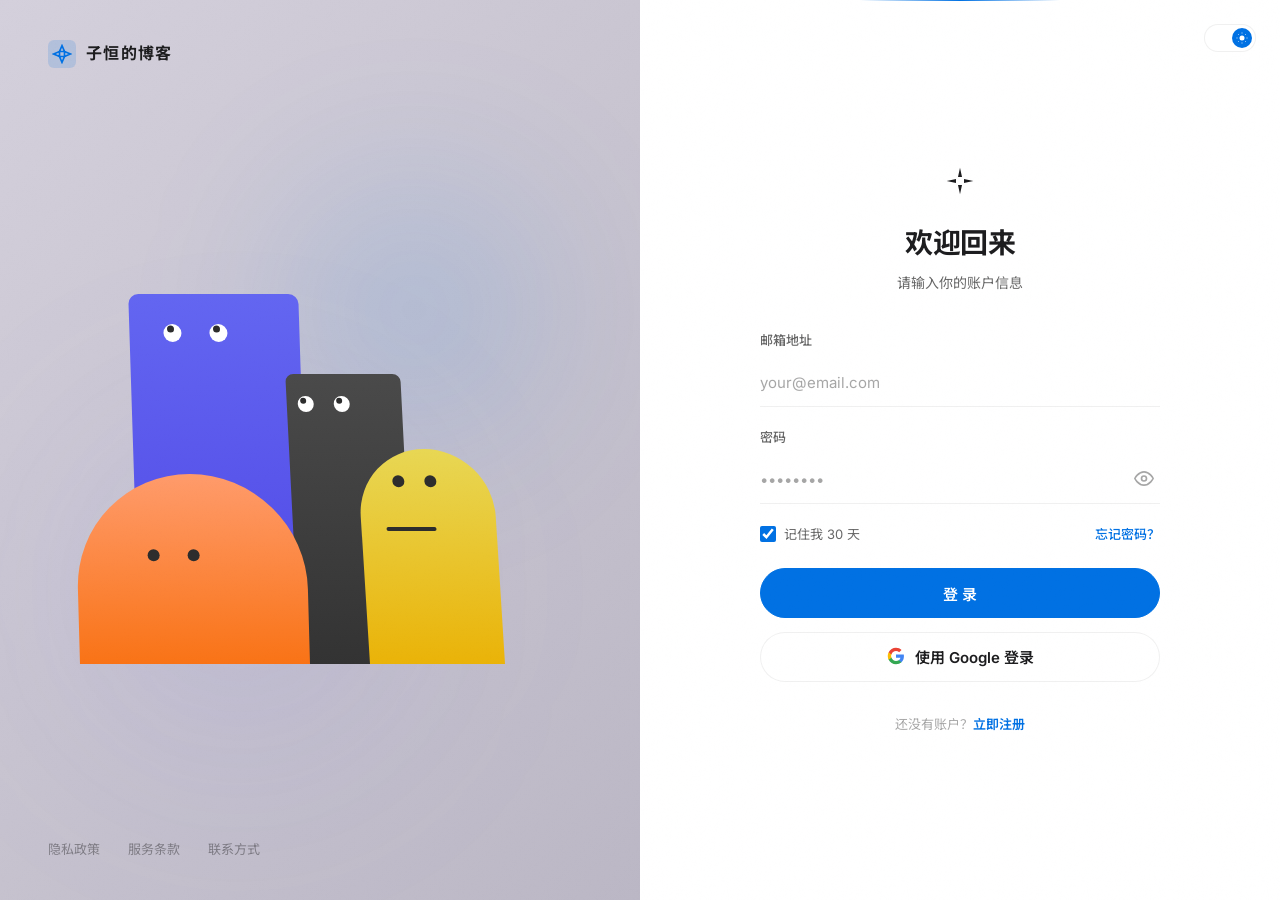
<file: admin.html>
<!DOCTYPE html>
<html lang="zh-CN" data-theme="dark">
<head>
  <meta charset="UTF-8" />
  <meta name="viewport" content="width=device-width, initial-scale=1.0" />
  <title>管理后台 | 子恒的博客</title>
  <link rel="icon" href="data:image/svg+xml,<svg xmlns='http://www.w3.org/2000/svg' viewBox='0 0 100 100'><text y='.9em' font-size='90'>●</text></svg>" />
  <link rel="preconnect" href="https://fonts.googleapis.com" />
  <link rel="preconnect" href="https://fonts.gstatic.com" crossorigin />
  <link href="https://fonts.googleapis.com/css2?family=Inter:wght@300;400;500;600;700;800;900&family=Noto+Sans+SC:wght@300;400;500;600;700;900&display=swap" rel="stylesheet" />
  <style>
    /* ============================================
       DESIGN TOKENS
       ============================================ */
    :root {
      --bg-base: #05070A;
      --bg-elevated: #0B0F14;
      --bg-surface: #111827;
      --text-primary: #F5F7FA;
      --text-secondary: #D1D5DB;
      --text-muted: rgba(255, 255, 255, 0.35);
      --accent: #0071E3;
      --accent-light: #3B82F6;
      --accent-glow: rgba(0, 113, 227, 0.15);
      --accent-purple: #6366F1;
      --glass-bg: rgba(255, 255, 255, 0.03);
      --glass-bg-strong: rgba(255, 255, 255, 0.06);
      --glass-border: rgba(255, 255, 255, 0.06);
      --glass-border-hover: rgba(255, 255, 255, 0.14);
      --divider: rgba(255, 255, 255, 0.04);
      --radius-sm: 0.75rem;
      --radius-md: 1.25rem;
      --radius-lg: 1.75rem;
      --radius-full: 9999px;
      --font-sans: "Inter", "Noto Sans SC", -apple-system, BlinkMacSystemFont, sans-serif;
      --font-mono: "SF Mono", "Fira Code", monospace;
      --danger: #EF4444;
      --success: #22C55E;
    }

    [data-theme="light"] {
      --bg-base: #F5F7FA;
      --bg-elevated: #FFFFFF;
      --bg-surface: #E5E7EB;
      --text-primary: #1D1D1F;
      --text-secondary: rgba(0, 0, 0, 0.6);
      --text-muted: rgba(0, 0, 0, 0.35);
      --glass-bg: rgba(255, 255, 255, 0.55);
      --glass-bg-strong: rgba(255, 255, 255, 0.7);
      --glass-border: rgba(0, 0, 0, 0.06);
      --glass-border-hover: rgba(0, 0, 0, 0.12);
      --divider: rgba(0, 0, 0, 0.06);
    }

    /* ============================================
       RESET
       ============================================ */
    *, *::before, *::after { margin: 0; padding: 0; box-sizing: border-box; }
    body {
      font-family: var(--font-sans);
      background: var(--bg-base);
      color: var(--text-primary);
      line-height: 1.6;
      min-height: 100vh;
      -webkit-font-smoothing: antialiased;
      transition: background-color 0.4s, color 0.4s;
    }
    a { color: inherit; text-decoration: none; }
    button { border: none; background: none; cursor: pointer; font-family: inherit; }
    input, textarea, select { font-family: inherit; }

    /* ============================================
       LAYOUT
       ============================================ */
    .admin-layout {
      display: grid;
      grid-template-columns: 260px 1fr;
      min-height: 100vh;
    }

    @media (max-width: 900px) {
      .admin-layout { grid-template-columns: 1fr; }
      .sidebar { display: none; }
    }

    /* ============================================
       SIDEBAR
       ============================================ */
    .sidebar {
      background: var(--bg-elevated);
      border-right: 1px solid var(--glass-border);
      padding: 1.5rem;
      display: flex;
      flex-direction: column;
      position: sticky;
      top: 0;
      height: 100vh;
      overflow-y: auto;
      transition: background-color 0.4s, border-color 0.4s;
    }

    .sidebar-logo {
      font-size: 1.1rem;
      font-weight: 800;
      letter-spacing: 0.12em;
      color: var(--text-primary);
      margin-bottom: 2rem;
      padding-bottom: 1rem;
      border-bottom: 1px solid var(--divider);
    }

    .sidebar-nav {
      display: flex;
      flex-direction: column;
      gap: 0.25rem;
      flex: 1;
    }

    .sidebar-link {
      display: flex;
      align-items: center;
      gap: 0.65rem;
      padding: 0.65rem 0.85rem;
      font-size: 0.88rem;
      font-weight: 500;
      color: var(--text-secondary);
      border-radius: var(--radius-sm);
      transition: all 0.2s;
      cursor: pointer;
    }

    .sidebar-link:hover { background: var(--glass-bg-strong); color: var(--text-primary); }
    .sidebar-link.active { background: var(--accent-glow); color: var(--accent); }
    .sidebar-link svg { width: 18px; height: 18px; flex-shrink: 0; }

    .sidebar-footer {
      margin-top: auto;
      padding-top: 1rem;
      border-top: 1px solid var(--divider);
    }

    .sidebar-user {
      display: flex;
      align-items: center;
      gap: 0.65rem;
      padding: 0.5rem 0;
    }

    .sidebar-avatar {
      width: 36px;
      height: 36px;
      border-radius: 50%;
      background: linear-gradient(135deg, var(--accent), var(--accent-purple));
      display: flex;
      align-items: center;
      justify-content: center;
      font-size: 0.85rem;
      font-weight: 700;
      color: #fff;
      flex-shrink: 0;
    }

    .sidebar-user-info {
      overflow: hidden;
    }

    .sidebar-user-name {
      font-size: 0.85rem;
      font-weight: 600;
      color: var(--text-primary);
      white-space: nowrap;
      overflow: hidden;
      text-overflow: ellipsis;
    }

    .sidebar-user-email {
      font-size: 0.72rem;
      color: var(--text-muted);
      white-space: nowrap;
      overflow: hidden;
      text-overflow: ellipsis;
    }

    .sidebar-logout {
      display: flex;
      align-items: center;
      gap: 0.5rem;
      padding: 0.55rem 0.85rem;
      font-size: 0.82rem;
      color: var(--text-muted);
      border-radius: var(--radius-sm);
      margin-top: 0.5rem;
      transition: all 0.2s;
      cursor: pointer;
    }

    .sidebar-logout:hover { color: var(--danger); background: rgba(239, 68, 68, 0.08); }
    .sidebar-logout svg { width: 16px; height: 16px; }

    /* ============================================
       MAIN CONTENT
       ============================================ */
    .admin-main {
      padding: 2rem clamp(1.5rem, 4vw, 3rem);
      overflow-y: auto;
    }

    .admin-header {
      display: flex;
      align-items: center;
      justify-content: space-between;
      margin-bottom: 2rem;
      flex-wrap: wrap;
      gap: 1rem;
    }

    .admin-header h1 {
      font-size: 1.5rem;
      font-weight: 700;
    }

    .admin-header-actions {
      display: flex;
      gap: 0.5rem;
    }

    /* ============================================
       BUTTONS
       ============================================ */
    .btn {
      display: inline-flex;
      align-items: center;
      gap: 0.4rem;
      padding: 0.55rem 1.2rem;
      font-size: 0.85rem;
      font-weight: 600;
      border-radius: var(--radius-sm);
      transition: all 0.25s;
      cursor: pointer;
      white-space: nowrap;
    }

    .btn svg { width: 16px; height: 16px; }

    .btn-primary {
      background: var(--accent);
      color: #fff;
    }
    .btn-primary:hover { box-shadow: 0 4px 20px rgba(0,113,227,0.3); transform: translateY(-1px); }

    .btn-ghost {
      background: var(--glass-bg);
      color: var(--text-secondary);
      border: 1px solid var(--glass-border);
    }
    .btn-ghost:hover { border-color: var(--glass-border-hover); color: var(--text-primary); }

    .btn-danger {
      background: rgba(239, 68, 68, 0.1);
      color: var(--danger);
      border: 1px solid rgba(239, 68, 68, 0.2);
    }
    .btn-danger:hover { background: rgba(239, 68, 68, 0.2); }

    .btn-sm { padding: 0.4rem 0.85rem; font-size: 0.8rem; }

    /* ============================================
       CARDS
       ============================================ */
    .card {
      background: var(--bg-elevated);
      border: 1px solid var(--glass-border);
      border-radius: var(--radius-md);
      padding: 1.5rem;
      transition: background-color 0.4s, border-color 0.4s;
    }

    .card-title {
      font-size: 1rem;
      font-weight: 600;
      margin-bottom: 1rem;
      color: var(--text-primary);
    }

    /* ============================================
       STATS GRID
       ============================================ */
    .stats-grid {
      display: grid;
      grid-template-columns: repeat(auto-fill, minmax(200px, 1fr));
      gap: 1rem;
      margin-bottom: 2rem;
    }

    .stat-card-admin {
      background: var(--bg-elevated);
      border: 1px solid var(--glass-border);
      border-radius: var(--radius-md);
      padding: 1.25rem 1.5rem;
      transition: all 0.3s;
    }

    .stat-card-admin:hover { border-color: var(--glass-border-hover); }

    .stat-card-admin .stat-label {
      font-size: 0.78rem;
      color: var(--text-muted);
      text-transform: uppercase;
      letter-spacing: 0.05em;
      margin-bottom: 0.35rem;
    }

    .stat-card-admin .stat-value {
      font-size: 1.75rem;
      font-weight: 800;
      font-family: var(--font-mono);
      color: var(--text-primary);
    }

    /* ============================================
       TABLE
       ============================================ */
    .table-wrap {
      overflow-x: auto;
    }

    .data-table {
      width: 100%;
      border-collapse: collapse;
      font-size: 0.85rem;
    }

    .data-table th {
      text-align: left;
      padding: 0.75rem 1rem;
      font-weight: 600;
      color: var(--text-muted);
      font-size: 0.75rem;
      text-transform: uppercase;
      letter-spacing: 0.06em;
      border-bottom: 1px solid var(--divider);
      white-space: nowrap;
    }

    .data-table td {
      padding: 0.85rem 1rem;
      border-bottom: 1px solid var(--divider);
      color: var(--text-secondary);
      vertical-align: middle;
    }

    .data-table tr:last-child td { border-bottom: none; }

    .data-table tr:hover td { background: var(--glass-bg); }

    .table-actions {
      display: flex;
      gap: 0.35rem;
    }

    .table-tag {
      display: inline-block;
      padding: 0.15rem 0.5rem;
      font-size: 0.7rem;
      background: var(--glass-bg-strong);
      border: 1px solid var(--glass-border);
      border-radius: var(--radius-full);
      color: var(--text-muted);
      margin: 0.1rem;
    }

    .table-gradient-preview {
      width: 36px;
      height: 36px;
      border-radius: 8px;
      display: flex;
      align-items: center;
      justify-content: center;
      font-size: 0.85rem;
      font-weight: 700;
      color: #fff;
      flex-shrink: 0;
    }

    .table-title-cell {
      display: flex;
      align-items: center;
      gap: 0.75rem;
    }

    /* ============================================
       FORM
       ============================================ */
    .form-grid {
      display: grid;
      grid-template-columns: 1fr 1fr;
      gap: 1rem;
    }

    @media (max-width: 600px) {
      .form-grid { grid-template-columns: 1fr; }
    }

    .form-group { margin-bottom: 1rem; }

    .form-group.full-width {
      grid-column: 1 / -1;
    }

    .form-label {
      display: block;
      font-size: 0.8rem;
      font-weight: 500;
      color: var(--text-secondary);
      margin-bottom: 0.4rem;
    }

    .form-input,
    .form-select,
    .form-textarea {
      width: 100%;
      padding: 0.65rem 0.85rem;
      font-size: 0.9rem;
      color: var(--text-primary);
      background: var(--glass-bg);
      border: 1px solid var(--glass-border);
      border-radius: var(--radius-sm);
      outline: none;
      transition: all 0.2s;
    }

    .form-input:focus,
    .form-select:focus,
    .form-textarea:focus {
      border-color: var(--accent);
      box-shadow: 0 0 0 3px var(--accent-glow);
    }

    .form-select {
      appearance: none;
      background-image: url("data:image/svg+xml,%3Csvg width='12' height='12' viewBox='0 0 12 12' fill='none' xmlns='http://www.w3.org/2000/svg'%3E%3Cpath d='M3 4.5L6 7.5L9 4.5' stroke='%23888' stroke-width='1.5' stroke-linecap='round'/%3E%3C/svg%3E");
      background-repeat: no-repeat;
      background-position: right 0.75rem center;
      padding-right: 2rem;
    }

    .form-textarea {
      min-height: 100px;
      resize: vertical;
    }

    .form-actions {
      display: flex;
      gap: 0.5rem;
      margin-top: 1rem;
    }

    /* ============================================
       MODAL
       ============================================ */
    .modal-overlay {
      position: fixed;
      inset: 0;
      background: rgba(0, 0, 0, 0.6);
      backdrop-filter: blur(4px);
      z-index: 1000;
      display: flex;
      align-items: center;
      justify-content: center;
      padding: 2rem;
      opacity: 0;
      visibility: hidden;
      transition: all 0.3s;
    }

    .modal-overlay.open {
      opacity: 1;
      visibility: visible;
    }

    .modal {
      background: var(--bg-elevated);
      border: 1px solid var(--glass-border);
      border-radius: var(--radius-lg);
      width: 100%;
      max-width: 560px;
      max-height: 85vh;
      overflow-y: auto;
      padding: 2rem;
      transform: translateY(20px) scale(0.96);
      transition: transform 0.3s cubic-bezier(0.22, 1, 0.36, 1);
    }

    .modal-overlay.open .modal {
      transform: translateY(0) scale(1);
    }

    .modal-header {
      display: flex;
      align-items: center;
      justify-content: space-between;
      margin-bottom: 1.5rem;
    }

    .modal-header h2 {
      font-size: 1.15rem;
      font-weight: 700;
    }

    .modal-close {
      width: 32px;
      height: 32px;
      border-radius: 50%;
      display: flex;
      align-items: center;
      justify-content: center;
      color: var(--text-muted);
      transition: all 0.2s;
    }

    .modal-close:hover { background: var(--glass-bg-strong); color: var(--text-primary); }

    /* ============================================
       PAGE SECTIONS
       ============================================ */
    .page-section {
      display: none;
    }

    .page-section.active {
      display: block;
    }

    /* ============================================
       EMPTY STATE
       ============================================ */
    .empty-state {
      text-align: center;
      padding: 3rem 1rem;
      color: var(--text-muted);
    }

    .empty-state svg {
      width: 48px;
      height: 48px;
      margin-bottom: 1rem;
      opacity: 0.3;
    }

    /* ============================================
       TOAST
       ============================================ */
    .toast {
      position: fixed;
      top: 1.5rem;
      right: 1.5rem;
      padding: 0.85rem 1.25rem;
      border-radius: var(--radius-sm);
      font-size: 0.85rem;
      font-weight: 500;
      color: #fff;
      z-index: 9999;
      transform: translateX(120%);
      transition: transform 0.4s cubic-bezier(0.22, 1, 0.36, 1);
    }

    .toast.show { transform: translateX(0); }
    .toast.success { background: rgba(34, 197, 94, 0.9); }
    .toast.error { background: rgba(239, 68, 68, 0.9); }

    /* Mobile nav toggle */
    .mobile-nav-toggle {
      display: none;
      position: fixed;
      top: 1rem;
      left: 1rem;
      z-index: 500;
      width: 40px;
      height: 40px;
      border-radius: var(--radius-sm);
      background: var(--bg-elevated);
      border: 1px solid var(--glass-border);
      align-items: center;
      justify-content: center;
      color: var(--text-primary);
    }

    @media (max-width: 900px) {
      .mobile-nav-toggle { display: flex; }
      .sidebar.mobile-open {
        display: flex;
        position: fixed;
        inset: 0;
        z-index: 400;
        width: 280px;
      }
    }
  </style>
</head>
<body>

  <!-- Mobile nav toggle -->
  <button class="mobile-nav-toggle" id="mobileNavToggle">
    <svg width="20" height="20" viewBox="0 0 24 24" fill="none" stroke="currentColor" stroke-width="2"><path d="M3 12h18M3 6h18M3 18h18"/></svg>
  </button>

  <div class="admin-layout">
    <!-- Sidebar -->
    <aside class="sidebar" id="sidebar">
      <div class="sidebar-logo">ZIHENG</div>
      <nav class="sidebar-nav">
        <div class="sidebar-link active" data-page="dashboard">
          <svg viewBox="0 0 24 24" fill="none" stroke="currentColor" stroke-width="2"><rect x="3" y="3" width="7" height="7"/><rect x="14" y="3" width="7" height="7"/><rect x="3" y="14" width="7" height="7"/><rect x="14" y="14" width="7" height="7"/></svg>
          仪表盘
        </div>
        <div class="sidebar-link" data-page="portfolio">
          <svg viewBox="0 0 24 24" fill="none" stroke="currentColor" stroke-width="2"><rect x="2" y="3" width="20" height="14" rx="2"/><line x1="8" y1="21" x2="16" y2="21"/><line x1="12" y1="17" x2="12" y2="21"/></svg>
          作品管理
        </div>
        <div class="sidebar-link" data-page="about">
          <svg viewBox="0 0 24 24" fill="none" stroke="currentColor" stroke-width="2"><path d="M20 21v-2a4 4 0 0 0-4-4H8a4 4 0 0 0-4 4v2"/><circle cx="12" cy="7" r="4"/></svg>
          关于我
        </div>
        <a href="index.html" class="sidebar-link">
          <svg viewBox="0 0 24 24" fill="none" stroke="currentColor" stroke-width="2"><path d="M3 9l9-7 9 7v11a2 2 0 0 1-2 2H5a2 2 0 0 1-2-2z"/><polyline points="9 22 9 12 15 12 15 22"/></svg>
          返回首页
        </a>
      </nav>
      <div class="sidebar-footer">
        <div class="sidebar-user">
          <div class="sidebar-avatar" id="sidebarAvatar">U</div>
          <div class="sidebar-user-info">
            <div class="sidebar-user-name" id="sidebarName">用户</div>
            <div class="sidebar-user-email" id="sidebarEmail">-</div>
          </div>
        </div>
        <button class="sidebar-logout" id="sidebarLogout">
          <svg viewBox="0 0 24 24" fill="none" stroke="currentColor" stroke-width="2"><path d="M9 21H5a2 2 0 0 1-2-2V5a2 2 0 0 1 2-2h4"/><polyline points="16 17 21 12 16 7"/><line x1="21" y1="12" x2="9" y2="12"/></svg>
          退出登录
        </button>
      </div>
    </aside>

    <!-- Main Content -->
    <main class="admin-main">

      <!-- ======== DASHBOARD ======== -->
      <div class="page-section active" id="page-dashboard">
        <div class="admin-header">
          <h1>仪表盘</h1>
          <div class="admin-header-actions">
            <a href="index.html" class="btn btn-ghost">
              <svg viewBox="0 0 24 24" fill="none" stroke="currentColor" stroke-width="2"><path d="M18 13v6a2 2 0 0 1-2 2H5a2 2 0 0 1-2-2V8a2 2 0 0 1 2-2h6"/><polyline points="15 3 21 3 21 9"/><line x1="10" y1="14" x2="21" y2="3"/></svg>
              访问首页
            </a>
          </div>
        </div>
        <div class="stats-grid">
          <div class="stat-card-admin">
            <div class="stat-label">作品总数</div>
            <div class="stat-value" id="statTotal">-</div>
          </div>
          <div class="stat-card-admin">
            <div class="stat-label">分类数量</div>
            <div class="stat-value" id="statCategories">-</div>
          </div>
          <div class="stat-card-admin">
            <div class="stat-label">注册时间</div>
            <div class="stat-value" id="statJoined" style="font-size:1rem;font-weight:600">-</div>
          </div>
        </div>
        <div class="card">
          <div class="card-title">最近作品</div>
          <div class="table-wrap">
            <table class="data-table">
              <thead>
                <tr>
                  <th>作品</th>
                  <th>分类</th>
                  <th>标签</th>
                </tr>
              </thead>
              <tbody id="dashboardTableBody">
                <tr><td colspan="3" style="text-align:center;color:var(--text-muted)">加载中…</td></tr>
              </tbody>
            </table>
          </div>
        </div>
      </div>

      <!-- ======== PORTFOLIO ======== -->
      <div class="page-section" id="page-portfolio">
        <div class="admin-header">
          <h1>作品管理</h1>
          <button class="btn btn-primary" id="addPortfolioBtn">
            <svg viewBox="0 0 24 24" fill="none" stroke="currentColor" stroke-width="2"><line x1="12" y1="5" x2="12" y2="19"/><line x1="5" y1="12" x2="19" y2="12"/></svg>
            新增作品
          </button>
        </div>
        <div class="card">
          <div class="table-wrap">
            <table class="data-table">
              <thead>
                <tr>
                  <th>作品</th>
                  <th>分类</th>
                  <th>标签</th>
                  <th>排序</th>
                  <th>操作</th>
                </tr>
              </thead>
              <tbody id="portfolioTableBody">
                <tr><td colspan="5" style="text-align:center;color:var(--text-muted)">加载中…</td></tr>
              </tbody>
            </table>
          </div>
        </div>
      </div>

      <!-- ======== ABOUT ======== -->
      <div class="page-section" id="page-about">
        <div class="admin-header">
          <h1>关于我</h1>
        </div>
        <div class="card">
          <form id="aboutForm">
            <div class="form-group">
              <label class="form-label">个人简介</label>
              <textarea class="form-textarea" id="aboutContent" rows="6" placeholder="输入你的个人简介…"></textarea>
            </div>
            <div class="form-group">
              <label class="form-label">统计数据（JSON 格式）</label>
              <textarea class="form-textarea" id="aboutStats" rows="4" placeholder='[{"label":"年经验","value":"5+"}]'></textarea>
              <div style="font-size:0.72rem;color:var(--text-muted);margin-top:0.3rem">格式：[{"label":"标签","value":"数值"}, ...]</div>
            </div>
            <div class="form-actions">
              <button type="submit" class="btn btn-primary">保存修改</button>
            </div>
          </form>
        </div>
      </div>

    </main>
  </div>

  <!-- ======== PORTFOLIO MODAL ======== -->
  <div class="modal-overlay" id="portfolioModal">
    <div class="modal">
      <div class="modal-header">
        <h2 id="modalTitle">新增作品</h2>
        <button class="modal-close" id="modalClose">
          <svg width="18" height="18" viewBox="0 0 24 24" fill="none" stroke="currentColor" stroke-width="2"><line x1="18" y1="6" x2="6" y2="18"/><line x1="6" y1="6" x2="18" y2="18"/></svg>
        </button>
      </div>
      <form id="portfolioForm">
        <input type="hidden" id="pfId" />
        <div class="form-grid">
          <div class="form-group">
            <label class="form-label">标题 *</label>
            <input type="text" class="form-input" id="pfTitle" required placeholder="作品名称" />
          </div>
          <div class="form-group">
            <label class="form-label">分类 *</label>
            <select class="form-select" id="pfCategory" required>
              <option value="frontend">前端项目</option>
              <option value="photography">摄影</option>
              <option value="ui-design">UI 设计</option>
              <option value="tech-review">科技评测</option>
              <option value="opensource">开源项目</option>
            </select>
          </div>
          <div class="form-group full-width">
            <label class="form-label">描述</label>
            <textarea class="form-textarea" id="pfDescription" rows="3" placeholder="作品简介…"></textarea>
          </div>
          <div class="form-group">
            <label class="form-label">首字母/字符</label>
            <input type="text" class="form-input" id="pfLetter" maxlength="2" placeholder="H" />
          </div>
          <div class="form-group">
            <label class="form-label">渐变背景</label>
            <input type="text" class="form-input" id="pfGradient" placeholder="linear-gradient(135deg,#0a0a2e,#0d0d3b)" />
          </div>
          <div class="form-group full-width">
            <label class="form-label">标签（逗号分隔）</label>
            <input type="text" class="form-input" id="pfTags" placeholder="React, TypeScript, TailwindCSS" />
          </div>
        </div>
        <div class="form-actions">
          <button type="submit" class="btn btn-primary">保存</button>
          <button type="button" class="btn btn-ghost" id="modalCancel">取消</button>
        </div>
      </form>
    </div>
  </div>

  <!-- Toast -->
  <div class="toast" id="toast"></div>

  <script>
    // ============================================
    // 配置
    // ============================================
    const API = 'http://localhost:3000/api';
    const token = localStorage.getItem('token');
    const userStr = localStorage.getItem('user');

    // 未登录则跳转
    if (!token || !userStr) {
      window.location.href = 'login.html';
    }

    const user = JSON.parse(userStr || '{}');

    // ============================================
    // 初始化用户信息
    // ============================================
    document.getElementById('sidebarAvatar').textContent = (user.name || 'U').charAt(0).toUpperCase();
    document.getElementById('sidebarName').textContent = user.name || '用户';
    document.getElementById('sidebarEmail').textContent = user.email || '';

    // ============================================
    // API 请求封装
    // ============================================
    async function apiFetch(url, options = {}) {
      const res = await fetch(API + url, {
        ...options,
        headers: {
          'Content-Type': 'application/json',
          'Authorization': 'Bearer ' + token,
          ...(options.headers || {})
        }
      });
      const data = await res.json();
      if (!res.ok) throw new Error(data.error || '请求失败');
      return data;
    }

    // ============================================
    // Toast
    // ============================================
    function showToast(msg, type = 'success') {
      const toast = document.getElementById('toast');
      toast.textContent = msg;
      toast.className = 'toast ' + type;
      requestAnimationFrame(() => toast.classList.add('show'));
      setTimeout(() => toast.classList.remove('show'), 3000);
    }

    // ============================================
    // 侧边栏导航
    // ============================================
    document.querySelectorAll('.sidebar-link[data-page]').forEach(link => {
      link.addEventListener('click', () => {
        document.querySelectorAll('.sidebar-link').forEach(l => l.classList.remove('active'));
        link.classList.add('active');
        document.querySelectorAll('.page-section').forEach(s => s.classList.remove('active'));
        document.getElementById('page-' + link.dataset.page).classList.add('active');
        // 移动端关闭侧边栏
        document.getElementById('sidebar').classList.remove('mobile-open');
      });
    });

    // 移动端侧边栏切换
    document.getElementById('mobileNavToggle').addEventListener('click', () => {
      document.getElementById('sidebar').classList.toggle('mobile-open');
    });

    // 退出登录
    document.getElementById('sidebarLogout').addEventListener('click', () => {
      localStorage.removeItem('token');
      localStorage.removeItem('user');
      window.location.href = 'login.html';
    });

    // ============================================
    // 分类名称映射
    // ============================================
    const categoryMap = {
      'frontend': '前端项目',
      'photography': '摄影',
      'ui-design': 'UI 设计',
      'tech-review': '科技评测',
      'opensource': '开源项目'
    };

    // ============================================
    // 加载仪表盘
    // ============================================
    let portfolioItems = [];

    async function loadDashboard() {
      try {
        // 加载作品
        const pData = await apiFetch('/portfolio');
        portfolioItems = pData.items || [];

        document.getElementById('statTotal').textContent = portfolioItems.length;

        const categories = [...new Set(portfolioItems.map(i => i.category))];
        document.getElementById('statCategories').textContent = categories.length;

        // 最近 5 个作品
        const recent = portfolioItems.slice(0, 5);
        document.getElementById('dashboardTableBody').innerHTML = recent.map(item =>
          '<tr>' +
            '<td><div class="table-title-cell">' +
              '<div class="table-gradient-preview" style="background:' + item.gradient + '">' + item.letter + '</div>' +
              '<span>' + item.title + '</span>' +
            '</div></td>' +
            '<td>' + (categoryMap[item.category] || item.category) + '</td>' +
            '<td>' + item.tags.slice(0, 3).map(t => '<span class="table-tag">' + t + '</span>').join('') + '</td>' +
          '</tr>'
        ).join('');

        // 加载用户信息
        const meData = await apiFetch('/me');
        if (meData.user && meData.user.created_at) {
          document.getElementById('statJoined').textContent = meData.user.created_at;
        }
      } catch (err) {
        console.error(err);
      }
    }

    // ============================================
    // 加载作品列表
    // ============================================
    function renderPortfolioTable() {
      const tbody = document.getElementById('portfolioTableBody');
      if (!portfolioItems.length) {
        tbody.innerHTML = '<tr><td colspan="5" class="empty-state">暂无作品</td></tr>';
        return;
      }

      tbody.innerHTML = portfolioItems.map(item =>
        '<tr>' +
          '<td><div class="table-title-cell">' +
            '<div class="table-gradient-preview" style="background:' + item.gradient + '">' + item.letter + '</div>' +
            '<span>' + item.title + '</span>' +
          '</div></td>' +
          '<td>' + (categoryMap[item.category] || item.category) + '</td>' +
          '<td>' + item.tags.map(t => '<span class="table-tag">' + t + '</span>').join('') + '</td>' +
          '<td>' + item.sort_order + '</td>' +
          '<td><div class="table-actions">' +
            '<button class="btn btn-ghost btn-sm" onclick="editPortfolio(' + item.id + ')">编辑</button>' +
            '<button class="btn btn-danger btn-sm" onclick="deletePortfolio(' + item.id + ')">删除</button>' +
          '</div></td>' +
        '</tr>'
      ).join('');
    }

    // ============================================
    // 新增/编辑作品 Modal
    // ============================================
    const modal = document.getElementById('portfolioModal');

    function openModal(item) {
      document.getElementById('pfId').value = item ? item.id : '';
      document.getElementById('pfTitle').value = item ? item.title : '';
      document.getElementById('pfCategory').value = item ? item.category : 'frontend';
      document.getElementById('pfDescription').value = item ? item.description : '';
      document.getElementById('pfLetter').value = item ? item.letter : '';
      document.getElementById('pfGradient').value = item ? item.gradient : '';
      document.getElementById('pfTags').value = item ? item.tags.join(', ') : '';
      document.getElementById('modalTitle').textContent = item ? '编辑作品' : '新增作品';
      modal.classList.add('open');
    }

    function closeModal() {
      modal.classList.remove('open');
    }

    document.getElementById('addPortfolioBtn').addEventListener('click', () => openModal(null));
    document.getElementById('modalClose').addEventListener('click', closeModal);
    document.getElementById('modalCancel').addEventListener('click', closeModal);
    modal.addEventListener('click', (e) => { if (e.target === modal) closeModal(); });

    // 编辑
    window.editPortfolio = function(id) {
      const item = portfolioItems.find(i => i.id === id);
      if (item) openModal(item);
    };

    // 删除
    window.deletePortfolio = async function(id) {
      if (!confirm('确定要删除这个作品吗？')) return;
      try {
        await apiFetch('/portfolio/' + id, { method: 'DELETE' });
        showToast('删除成功');
        portfolioItems = portfolioItems.filter(i => i.id !== id);
        renderPortfolioTable();
        loadDashboard();
      } catch (err) {
        showToast(err.message, 'error');
      }
    };

    // 提交表单
    document.getElementById('portfolioForm').addEventListener('submit', async (e) => {
      e.preventDefault();
      const id = document.getElementById('pfId').value;
      const tagsStr = document.getElementById('pfTags').value;
      const tags = tagsStr ? tagsStr.split(',').map(t => t.trim()).filter(Boolean) : [];

      const body = {
        title: document.getElementById('pfTitle').value,
        category: document.getElementById('pfCategory').value,
        description: document.getElementById('pfDescription').value,
        letter: document.getElementById('pfLetter').value || document.getElementById('pfTitle').value.charAt(0),
        gradient: document.getElementById('pfGradient').value || 'linear-gradient(135deg,#111827,#1f2937)',
        tags: tags
      };

      try {
        if (id) {
          const data = await apiFetch('/portfolio/' + id, { method: 'PUT', body: JSON.stringify(body) });
          const idx = portfolioItems.findIndex(i => i.id === parseInt(id));
          if (idx !== -1) portfolioItems[idx] = data.item;
          showToast('更新成功');
        } else {
          const data = await apiFetch('/portfolio', { method: 'POST', body: JSON.stringify(body) });
          portfolioItems.push(data.item);
          showToast('新增成功');
        }
        closeModal();
        renderPortfolioTable();
        loadDashboard();
      } catch (err) {
        showToast(err.message, 'error');
      }
    });

    // ============================================
    // 关于我
    // ============================================
    async function loadAbout() {
      try {
        const data = await apiFetch('/about');
        document.getElementById('aboutContent').value = data.content || '';
        document.getElementById('aboutStats').value = JSON.stringify(data.stats || [], null, 2);
      } catch (err) {
        console.error(err);
      }
    }

    document.getElementById('aboutForm').addEventListener('submit', async (e) => {
      e.preventDefault();
      try {
        let stats = [];
        try {
          stats = JSON.parse(document.getElementById('aboutStats').value);
        } catch (e) {
          showToast('统计数据 JSON 格式错误', 'error');
          return;
        }
        await apiFetch('/about', {
          method: 'PUT',
          body: JSON.stringify({
            content: document.getElementById('aboutContent').value,
            stats: stats
          })
        });
        showToast('保存成功');
      } catch (err) {
        showToast(err.message, 'error');
      }
    });

    // ============================================
    // 初始化加载
    // ============================================
    (async function init() {
      await loadDashboard();
      renderPortfolioTable();
      loadAbout();
    })();
  </script>
</body>
</html>
</file>
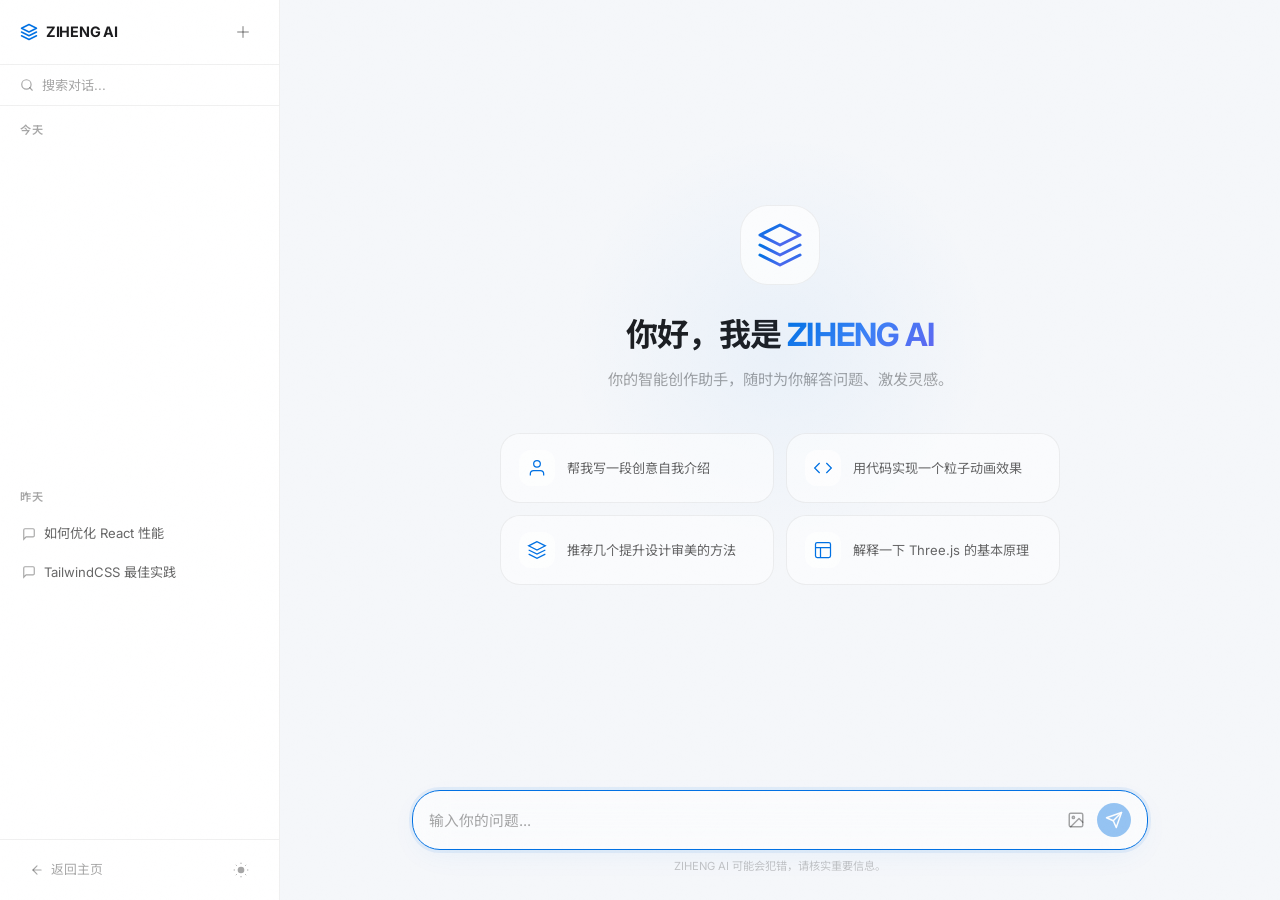
<file: chat.html>
<!DOCTYPE html>
<html lang="zh-CN" data-theme="dark">
<head>
  <meta charset="UTF-8" />
  <meta name="viewport" content="width=device-width, initial-scale=1.0" />
  <meta name="description" content="子恒的 AI 助手 — 智能对话，灵感无限。" />
  <title>AI 对话 | 子恒的博客</title>

  <!-- Fonts -->
  <link rel="preconnect" href="https://fonts.googleapis.com" />
  <link rel="preconnect" href="https://fonts.gstatic.com" crossorigin />
  <link href="https://fonts.googleapis.com/css2?family=Inter:wght@300;400;500;600;700;800;900&family=Noto+Sans+SC:wght@300;400;500;600;700;900&display=swap" rel="stylesheet" />

  <!-- Styles -->
  <link rel="stylesheet" href="chat.css" />

  <!-- Favicon -->
  <link rel="icon" href="data:image/svg+xml,<svg xmlns='http://www.w3.org/2000/svg' viewBox='0 0 100 100'><text y='.9em' font-size='90'>✦</text></svg>" />
</head>
<body>

  <!-- Noise overlay -->
  <div class="noise-overlay" aria-hidden="true"></div>

  <!-- ============================================ -->
  <!-- SIDEBAR                                      -->
  <!-- ============================================ -->
  <aside class="sidebar" id="sidebar">
    <div class="sidebar-header">
      <a href="index.html" class="sidebar-logo">
        <svg width="18" height="18" viewBox="0 0 24 24" fill="none" stroke="currentColor" stroke-width="2" stroke-linecap="round" stroke-linejoin="round"><path d="M12 2L2 7l10 5 10-5-10-5z"/><path d="M2 17l10 5 10-5"/><path d="M2 12l10 5 10-5"/></svg>
        <span>ZIHENG AI</span>
      </a>
      <button class="new-chat-btn" id="newChatBtn" title="新对话">
        <svg width="18" height="18" viewBox="0 0 24 24" fill="none" stroke="currentColor" stroke-width="2" stroke-linecap="round" stroke-linejoin="round"><line x1="12" y1="5" x2="12" y2="19"/><line x1="5" y1="12" x2="19" y2="12"/></svg>
      </button>
    </div>

    <div class="sidebar-search">
      <svg width="14" height="14" viewBox="0 0 24 24" fill="none" stroke="currentColor" stroke-width="2" stroke-linecap="round" stroke-linejoin="round"><circle cx="11" cy="11" r="8"/><line x1="21" y1="21" x2="16.65" y2="16.65"/></svg>
      <input type="text" placeholder="搜索对话..." id="searchInput" />
    </div>

    <div class="sidebar-section">
      <div class="sidebar-section-title">今天</div>
      <div class="sidebar-history" id="chatHistory">
        <!-- Dynamic -->
      </div>
    </div>

    <div class="sidebar-section">
      <div class="sidebar-section-title">昨天</div>
      <div class="sidebar-history">
        <a class="history-item" href="#">
          <svg width="14" height="14" viewBox="0 0 24 24" fill="none" stroke="currentColor" stroke-width="2"><path d="M21 15a2 2 0 0 1-2 2H7l-4 4V5a2 2 0 0 1 2-2h14a2 2 0 0 1 2 2z"/></svg>
          <span>如何优化 React 性能</span>
        </a>
        <a class="history-item" href="#">
          <svg width="14" height="14" viewBox="0 0 24 24" fill="none" stroke="currentColor" stroke-width="2"><path d="M21 15a2 2 0 0 1-2 2H7l-4 4V5a2 2 0 0 1 2-2h14a2 2 0 0 1 2 2z"/></svg>
          <span>TailwindCSS 最佳实践</span>
        </a>
      </div>
    </div>

    <div class="sidebar-footer">
      <a href="index.html" class="sidebar-back">
        <svg width="14" height="14" viewBox="0 0 24 24" fill="none" stroke="currentColor" stroke-width="2" stroke-linecap="round" stroke-linejoin="round"><line x1="19" y1="12" x2="5" y2="12"/><polyline points="12 19 5 12 12 5"/></svg>
        <span>返回主页</span>
      </a>
      <button class="theme-toggle" id="themeToggle" aria-label="切换主题">
        <svg class="theme-icon-sun" viewBox="0 0 24 24" fill="currentColor"><circle cx="12" cy="12" r="5"/><path d="M12 1v2M12 21v2M4.22 4.22l1.42 1.42M18.36 18.36l1.42 1.42M1 12h2M21 12h2M4.22 19.78l1.42-1.42M18.36 5.64l1.42-1.42" stroke="currentColor" stroke-width="1.5" fill="none"/></svg>
        <svg class="theme-icon-moon" viewBox="0 0 24 24" fill="currentColor"><path d="M21.64 13a1 1 0 00-1.05-.14 8.05 8.05 0 01-3.37.73 8.15 8.15 0 01-8.14-8.1 8.59 8.59 0 01.25-2A1 1 0 008.43 3a10.15 10.15 0 1010.62 10.62 1 1 0 00.59-.62z"/></svg>
      </button>
    </div>
  </aside>

  <!-- Sidebar toggle (mobile) -->
  <button class="sidebar-toggle" id="sidebarToggle" aria-label="切换侧栏">
    <svg width="20" height="20" viewBox="0 0 24 24" fill="none" stroke="currentColor" stroke-width="2" stroke-linecap="round" stroke-linejoin="round"><line x1="3" y1="12" x2="21" y2="12"/><line x1="3" y1="6" x2="21" y2="6"/><line x1="3" y1="18" x2="21" y2="18"/></svg>
  </button>

  <!-- ============================================ -->
  <!-- MAIN CHAT AREA                               -->
  <!-- ============================================ -->
  <main class="chat-main" id="chatMain">

    <!-- Welcome screen -->
    <div class="welcome" id="welcomeScreen">
      <div class="welcome-glow"></div>
      <div class="welcome-icon">
        <svg width="48" height="48" viewBox="0 0 24 24" fill="none" stroke="url(#grad)" stroke-width="1.5" stroke-linecap="round" stroke-linejoin="round">
          <defs>
            <linearGradient id="grad" x1="0%" y1="0%" x2="100%" y2="100%">
              <stop offset="0%" style="stop-color:#0071E3"/>
              <stop offset="100%" style="stop-color:#6366F1"/>
            </linearGradient>
          </defs>
          <path d="M12 2L2 7l10 5 10-5-10-5z"/>
          <path d="M2 17l10 5 10-5"/>
          <path d="M2 12l10 5 10-5"/>
        </svg>
      </div>
      <h1 class="welcome-title">你好，我是 <span class="text-accent">ZIHENG AI</span></h1>
      <p class="welcome-sub">你的智能创作助手，随时为你解答问题、激发灵感。</p>

      <div class="welcome-suggestions">
        <button class="suggestion-card" data-prompt="帮我写一段创意自我介绍">
          <div class="suggestion-icon">
            <svg width="20" height="20" viewBox="0 0 24 24" fill="none" stroke="currentColor" stroke-width="1.5"><path d="M20 21v-2a4 4 0 0 0-4-4H8a4 4 0 0 0-4 4v2"/><circle cx="12" cy="7" r="4"/></svg>
          </div>
          <span>帮我写一段创意自我介绍</span>
        </button>
        <button class="suggestion-card" data-prompt="用代码实现一个粒子动画效果">
          <div class="suggestion-icon">
            <svg width="20" height="20" viewBox="0 0 24 24" fill="none" stroke="currentColor" stroke-width="1.5"><polyline points="16 18 22 12 16 6"/><polyline points="8 6 2 12 8 18"/></svg>
          </div>
          <span>用代码实现一个粒子动画效果</span>
        </button>
        <button class="suggestion-card" data-prompt="推荐几个提升设计审美的方法">
          <div class="suggestion-icon">
            <svg width="20" height="20" viewBox="0 0 24 24" fill="none" stroke="currentColor" stroke-width="1.5"><path d="M12 2L2 7l10 5 10-5-10-5z"/><path d="M2 17l10 5 10-5"/><path d="M2 12l10 5 10-5"/></svg>
          </div>
          <span>推荐几个提升设计审美的方法</span>
        </button>
        <button class="suggestion-card" data-prompt="解释一下 Three.js 的基本原理">
          <div class="suggestion-icon">
            <svg width="20" height="20" viewBox="0 0 24 24" fill="none" stroke="currentColor" stroke-width="1.5"><rect x="3" y="3" width="18" height="18" rx="2"/><path d="M3 9h18"/><path d="M9 21V9"/></svg>
          </div>
          <span>解释一下 Three.js 的基本原理</span>
        </button>
      </div>
    </div>

    <!-- Messages container -->
    <div class="messages" id="messages">
      <!-- Dynamic messages -->
    </div>

    <!-- Typing indicator -->
    <div class="typing-indicator" id="typingIndicator">
      <div class="typing-dot"></div>
      <div class="typing-dot"></div>
      <div class="typing-dot"></div>
    </div>

    <!-- ============================================ -->
    <!-- INPUT AREA                                   -->
    <!-- ============================================ -->
    <div class="input-area">
      <div class="input-wrapper" id="inputWrapper">
        <textarea
          id="chatInput"
          placeholder="输入你的问题..."
          rows="1"
          maxlength="4000"
        ></textarea>
        <div class="input-actions">
          <button class="input-action-btn" title="上传图片" id="attachBtn">
            <svg width="18" height="18" viewBox="0 0 24 24" fill="none" stroke="currentColor" stroke-width="2" stroke-linecap="round" stroke-linejoin="round"><rect x="3" y="3" width="18" height="18" rx="2" ry="2"/><circle cx="8.5" cy="8.5" r="1.5"/><polyline points="21 15 16 10 5 21"/></svg>
          </button>
          <button class="send-btn" id="sendBtn" disabled title="发送">
            <svg width="18" height="18" viewBox="0 0 24 24" fill="none" stroke="currentColor" stroke-width="2" stroke-linecap="round" stroke-linejoin="round"><line x1="22" y1="2" x2="11" y2="13"/><polygon points="22 2 15 22 11 13 2 9 22 2"/></svg>
          </button>
        </div>
      </div>
      <p class="input-hint">ZIHENG AI 可能会犯错，请核实重要信息。</p>
    </div>
  </main>

  <!-- Mobile sidebar overlay -->
  <div class="sidebar-overlay" id="sidebarOverlay"></div>

  <script src="chat.js" defer></script>
</body>
</html>
</file>
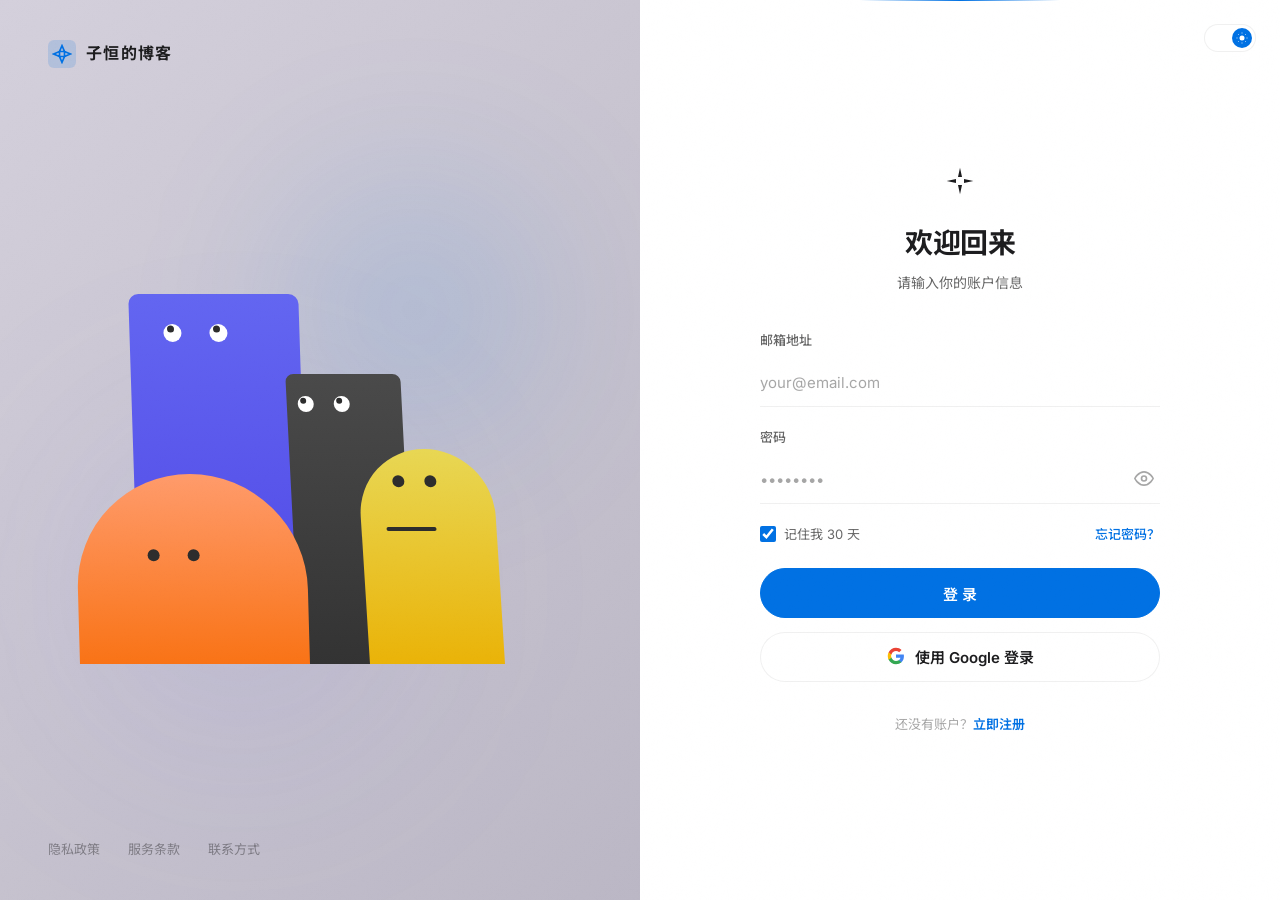
<file: login.html>
<!doctype html>
<html lang="zh-CN" data-theme="dark">

<head>
  <meta charset="UTF-8" />
  <meta name="viewport" content="width=device-width, initial-scale=1.0" />
  <title>登录 | 子恒的博客</title>
  <link rel="icon" href="data:image/svg+xml,<svg xmlns='http://www.w3.org/2000/svg' viewBox='0 0 100 100'><text y='.9em' font-size='90'>●</text></svg>" />
  <link rel="preconnect" href="https://fonts.googleapis.com" />
  <link rel="preconnect" href="https://fonts.gstatic.com" crossorigin />
  <link href="https://fonts.googleapis.com/css2?family=Inter:wght@300;400;500;600;700;800;900&family=Noto+Sans+SC:wght@300;400;500;600;700;900&display=swap" rel="stylesheet" />
  <style>
    /* ============================================
       DESIGN TOKENS — 与主页一致
       ============================================ */
    :root {
      --bg-base: #05070A;
      --bg-elevated: #0B0F14;
      --bg-surface: #111827;
      --text-primary: #F5F7FA;
      --text-secondary: #D1D5DB;
      --text-muted: rgba(255, 255, 255, 0.35);
      --accent: #0071E3;
      --accent-light: #3B82F6;
      --accent-glow: rgba(0, 113, 227, 0.15);
      --accent-purple: #6366F1;
      --glass-bg: rgba(255, 255, 255, 0.03);
      --glass-bg-strong: rgba(255, 255, 255, 0.06);
      --glass-border: rgba(255, 255, 255, 0.06);
      --glass-border-hover: rgba(255, 255, 255, 0.14);
      --divider: rgba(255, 255, 255, 0.04);
      --btn-bg: rgba(255, 255, 255, 0.06);
      --btn-border: rgba(255, 255, 255, 0.12);
      --radius-sm: 0.75rem;
      --radius-md: 1.25rem;
      --radius-lg: 1.75rem;
      --radius-full: 9999px;
      --font-sans: "Inter", "Noto Sans SC", -apple-system, BlinkMacSystemFont, "SF Pro Display", sans-serif;
      --font-mono: "SF Mono", "Fira Code", "Cascadia Code", monospace;
    }

    [data-theme="light"] {
      --bg-base: #F5F7FA;
      --bg-elevated: #FFFFFF;
      --bg-surface: #E5E7EB;
      --text-primary: #1D1D1F;
      --text-secondary: rgba(0, 0, 0, 0.6);
      --text-muted: rgba(0, 0, 0, 0.35);
      --glass-bg: rgba(255, 255, 255, 0.55);
      --glass-bg-strong: rgba(255, 255, 255, 0.7);
      --glass-border: rgba(0, 0, 0, 0.06);
      --glass-border-hover: rgba(0, 0, 0, 0.12);
      --divider: rgba(0, 0, 0, 0.06);
      --btn-bg: rgba(0, 0, 0, 0.04);
      --btn-border: rgba(0, 0, 0, 0.1);
    }

    /* ============================================
       RESET & BASE
       ============================================ */
    *,
    *::before,
    *::after {
      margin: 0;
      padding: 0;
      box-sizing: border-box;
    }

    body {
      font-family: var(--font-sans);
      background: var(--bg-base);
      color: var(--text-primary);
      line-height: 1.6;
      overflow: hidden;
      height: 100vh;
      -webkit-font-smoothing: antialiased;
      -moz-osx-font-smoothing: grayscale;
      transition: background-color 0.9s cubic-bezier(0.22, 1, 0.36, 1),
                  color 0.9s cubic-bezier(0.22, 1, 0.36, 1);
    }

    a {
      color: inherit;
      text-decoration: none;
    }

    button {
      border: none;
      background: none;
      cursor: pointer;
      font-family: inherit;
    }

    /* ============================================
       AMBIENT OVERLAYS
       ============================================ */
    .noise-overlay {
      pointer-events: none;
      position: fixed;
      inset: 0;
      z-index: 200;
      opacity: 0.035;
      background-image: url("data:image/svg+xml,%3Csvg viewBox='0 0 256 256' xmlns='http://www.w3.org/2000/svg'%3E%3Cfilter id='noise'%3E%3CfeTurbulence type='fractalNoise' baseFrequency='0.85' numOctaves='4' stitchTiles='stitch'/%3E%3C/filter%3E%3Crect width='100%25' height='100%25' filter='url(%23noise)' opacity='0.45'/%3E%3C/svg%3E");
      background-repeat: repeat;
      background-size: 180px 180px;
      transition: opacity 0.9s cubic-bezier(0.22, 1, 0.36, 1);
    }

    [data-theme="light"] .noise-overlay {
      opacity: 0.02;
    }

    .vignette {
      pointer-events: none;
      position: fixed;
      inset: 0;
      z-index: 1;
      background: radial-gradient(ellipse at center, transparent 55%, var(--bg-base) 100%);
      opacity: 0.55;
      transition: opacity 0.9s cubic-bezier(0.22, 1, 0.36, 1);
    }

    [data-theme="light"] .vignette {
      opacity: 0.2;
    }

    /* ============================================
       LOGIN LAYOUT
       ============================================ */
    #login-page {
      display: grid;
      grid-template-columns: 1fr 1fr;
      height: 100vh;
      position: relative;
      z-index: 10;
    }

    /* ============================================
       LEFT PANEL — 角色动画
       ============================================ */
    .left-panel {
      position: relative;
      display: flex;
      flex-direction: column;
      justify-content: space-between;
      background: linear-gradient(135deg, #0a0e1a 0%, #0d1225 50%, #0a0f1e 100%);
      padding: 40px 48px;
      overflow: hidden;
    }

    [data-theme="light"] .left-panel {
      background: linear-gradient(135deg, #d4d0dc 0%, #c8c4d0 50%, #bbb7c5 100%);
    }

    .left-panel .logo {
      display: flex;
      align-items: center;
      gap: 10px;
      font-size: 16px;
      font-weight: 700;
      color: var(--text-primary);
      z-index: 10;
      position: relative;
      letter-spacing: 0.08em;
    }

    .left-panel .logo svg {
      width: 28px;
      height: 28px;
      background: rgba(0, 113, 227, 0.15);
      backdrop-filter: blur(8px);
      padding: 4px;
      border-radius: 6px;
    }

    .characters-wrapper {
      position: relative;
      z-index: 10;
      display: flex;
      align-items: flex-end;
      justify-content: center;
      height: 420px;
    }

    .left-panel .footer-links {
      display: flex;
      gap: 28px;
      font-size: 13px;
      color: var(--text-muted);
      z-index: 10;
      position: relative;
    }

    .left-panel .footer-links a {
      color: inherit;
      text-decoration: none;
      transition: color 0.2s;
    }

    .left-panel .footer-links a:hover {
      color: var(--text-secondary);
    }

    .left-panel::after {
      content: "";
      position: absolute;
      top: 20%;
      right: 15%;
      width: 260px;
      height: 260px;
      background: rgba(0, 113, 227, 0.12);
      border-radius: 50%;
      filter: blur(80px);
    }

    .left-panel::before {
      content: "";
      position: absolute;
      bottom: 15%;
      left: 10%;
      width: 350px;
      height: 350px;
      background: rgba(99, 102, 241, 0.08);
      border-radius: 50%;
      filter: blur(100px);
    }

    /* ============================================
       RIGHT PANEL — 表单
       ============================================ */
    .right-panel {
      display: flex;
      align-items: center;
      justify-content: center;
      background: var(--bg-elevated);
      padding: 40px;
      position: relative;
      overflow: hidden;
      transition: background-color 0.9s cubic-bezier(0.22, 1, 0.36, 1);
    }

    .right-panel::before {
      content: '';
      position: absolute;
      top: -1px;
      left: 50%;
      transform: translateX(-50%);
      width: 200px;
      height: 2px;
      background: linear-gradient(90deg, transparent, var(--accent), transparent);
      border-radius: 2px;
    }

    .form-container {
      width: 100%;
      max-width: 400px;
    }

    .sparkle-icon {
      display: flex;
      justify-content: center;
      margin-bottom: 24px;
    }

    .sparkle-icon svg {
      width: 32px;
      height: 32px;
    }

    .sparkle-icon svg path {
      fill: var(--text-primary);
      transition: fill 0.9s cubic-bezier(0.22, 1, 0.36, 1);
    }

    .form-header {
      text-align: center;
      margin-bottom: 36px;
    }

    .form-header h1 {
      font-size: 28px;
      font-weight: 700;
      color: var(--text-primary);
      letter-spacing: -0.5px;
      margin-bottom: 6px;
      transition: color 0.9s cubic-bezier(0.22, 1, 0.36, 1);
    }

    .form-header p {
      font-size: 14px;
      color: var(--text-secondary);
      transition: color 0.9s cubic-bezier(0.22, 1, 0.36, 1);
    }

    /* ============================================
       FORM FIELDS
       ============================================ */
    .form-group {
      margin-bottom: 20px;
    }

    .form-group label {
      display: block;
      font-size: 13px;
      font-weight: 500;
      color: var(--text-secondary);
      margin-bottom: 8px;
      transition: color 0.3s;
    }

    .form-group .input-wrapper {
      position: relative;
    }

    .form-group input {
      width: 100%;
      height: 48px;
      border: none;
      border-bottom: 1.5px solid var(--glass-border);
      padding: 0 40px 0 0;
      font-size: 15px;
      font-family: inherit;
      color: var(--text-primary);
      background: transparent;
      outline: none;
      transition: border-color 0.3s, color 0.9s cubic-bezier(0.22, 1, 0.36, 1);
    }

    .form-group input:focus {
      border-bottom-color: var(--accent);
    }

    .form-group input::placeholder {
      color: var(--text-muted);
    }

    .form-group input[type="password"]:not(:placeholder-shown) {
      font-family: inherit;
      letter-spacing: 2px;
    }

    .form-group input[type="password"]::-ms-reveal,
    .form-group input[type="password"]::-ms-clear {
      display: none;
    }

    .toggle-password {
      position: absolute;
      right: 0;
      top: 50%;
      transform: translateY(-50%);
      background: none;
      border: none;
      cursor: pointer;
      color: var(--text-muted);
      padding: 6px;
      transition: color 0.2s;
    }

    .toggle-password:hover {
      color: var(--text-primary);
    }

    /* ============================================
       OPTIONS ROW
       ============================================ */
    .form-options {
      display: flex;
      align-items: center;
      justify-content: space-between;
      margin-bottom: 24px;
    }

    .remember-me {
      display: flex;
      align-items: center;
      gap: 8px;
      font-size: 13px;
      color: var(--text-secondary);
      cursor: pointer;
      transition: color 0.9s cubic-bezier(0.22, 1, 0.36, 1);
    }

    .remember-me input[type="checkbox"] {
      width: 16px;
      height: 16px;
      accent-color: var(--accent);
      cursor: pointer;
    }

    .forgot-link {
      font-size: 13px;
      color: var(--accent);
      text-decoration: none;
      font-weight: 500;
      transition: opacity 0.2s;
    }

    .forgot-link:hover {
      opacity: 0.8;
    }

    /* ============================================
       BUTTONS
       ============================================ */
    .btn-login {
      position: relative;
      width: 100%;
      height: 50px;
      border-radius: var(--radius-full);
      border: 1.5px solid var(--accent);
      background: var(--accent);
      color: #fff;
      font-size: 15px;
      font-weight: 600;
      font-family: inherit;
      cursor: pointer;
      overflow: hidden;
      margin-bottom: 14px;
      transition: all 0.3s cubic-bezier(0.22, 1, 0.36, 1);
    }

    .btn-login:hover {
      transform: translateY(-2px);
      box-shadow: 0 8px 30px rgba(0, 113, 227, 0.35);
    }

    .btn-login:active {
      transform: translateY(0);
    }

    .btn-login .btn-text {
      display: inline-block;
      transition: all 0.3s;
    }

    .btn-login .btn-hover-content {
      position: absolute;
      inset: 0;
      display: flex;
      align-items: center;
      justify-content: center;
      gap: 8px;
      background: linear-gradient(135deg, var(--accent), var(--accent-purple));
      color: #fff;
      opacity: 0;
      transition: all 0.3s;
      border-radius: var(--radius-full);
    }

    .btn-login:hover .btn-text {
      transform: translateX(40px);
      opacity: 0;
    }

    .btn-login:hover .btn-hover-content {
      opacity: 1;
    }

    .btn-google {
      position: relative;
      width: 100%;
      height: 50px;
      border-radius: var(--radius-full);
      border: 1.5px solid var(--glass-border);
      background: var(--glass-bg);
      color: var(--text-primary);
      font-size: 15px;
      font-weight: 600;
      font-family: inherit;
      cursor: pointer;
      overflow: hidden;
      transition: all 0.3s cubic-bezier(0.22, 1, 0.36, 1);
    }

    .btn-google:hover {
      border-color: var(--glass-border-hover);
      background: var(--glass-bg-strong);
      transform: translateY(-2px);
    }

    .btn-google .btn-text {
      display: inline-flex;
      align-items: center;
      justify-content: center;
      gap: 10px;
      transition: all 0.3s;
    }

    .btn-google .btn-hover-content {
      position: absolute;
      inset: 0;
      display: flex;
      align-items: center;
      justify-content: center;
      gap: 8px;
      background: linear-gradient(135deg, var(--accent), var(--accent-purple));
      color: #fff;
      opacity: 0;
      transition: all 0.3s;
      border-radius: var(--radius-full);
    }

    .btn-google:hover .btn-text {
      transform: translateX(40px);
      opacity: 0;
    }

    .btn-google:hover .btn-hover-content {
      opacity: 1;
    }

    .google-icon {
      width: 18px;
      height: 18px;
    }

    /* ============================================
       SIGNUP LINK
       ============================================ */
    .signup-link {
      text-align: center;
      font-size: 13px;
      color: var(--text-muted);
      margin-top: 32px;
      transition: color 0.9s cubic-bezier(0.22, 1, 0.36, 1);
    }

    .signup-link a {
      color: var(--accent);
      font-weight: 600;
      text-decoration: none;
    }

    .signup-link a:hover {
      text-decoration: underline;
    }

    /* ============================================
       THEME TOGGLE
       ============================================ */
    .theme-toggle-wrap {
      position: fixed;
      top: 1.5rem;
      right: 1.5rem;
      z-index: 300;
    }

    .theme-toggle {
      width: 52px;
      height: 28px;
      border-radius: var(--radius-full);
      background: var(--glass-bg-strong);
      border: 1px solid var(--glass-border);
      cursor: pointer;
      padding: 3px;
      display: flex;
      align-items: center;
      transition: all 0.3s;
    }

    .theme-toggle:hover {
      border-color: var(--glass-border-hover);
    }

    .theme-toggle-track {
      width: 100%;
      height: 100%;
      position: relative;
    }

    .theme-toggle-thumb {
      position: absolute;
      top: 0;
      left: 0;
      width: 20px;
      height: 20px;
      border-radius: 50%;
      background: var(--accent);
      display: flex;
      align-items: center;
      justify-content: center;
      transition: transform 0.4s cubic-bezier(0.22, 1, 0.36, 1);
    }

    [data-theme="light"] .theme-toggle-thumb {
      transform: translateX(24px);
    }

    .theme-toggle-thumb svg {
      width: 12px;
      height: 12px;
      color: #fff;
    }

    .theme-icon-sun {
      display: none;
    }

    .theme-icon-moon {
      display: block;
    }

    [data-theme="light"] .theme-icon-sun {
      display: block;
    }

    [data-theme="light"] .theme-icon-moon {
      display: none;
    }

    /* Back to home — 桌面端隐藏，仅移动端显示 */
    .back-home {
      display: none;
    }

    @media (max-width: 900px) {
      .back-home {
        position: fixed;
        top: 1.5rem;
        left: 1.5rem;
        z-index: 300;
        display: flex;
        align-items: center;
        gap: 0.4rem;
        font-size: 0.85rem;
        color: var(--text-muted);
        text-decoration: none;
        transition: color 0.3s;
      }

      .back-home:hover {
        color: var(--text-primary);
      }

      .back-home svg {
        width: 16px;
        height: 16px;
      }
    }

    /* ============================================
       ANIMATED CHARACTERS
       ============================================ */
    .characters-scene {
      position: relative;
      width: 480px;
      height: 360px;
    }

    .character {
      position: absolute;
      bottom: 0;
      transition: all 0.7s ease-in-out;
      transform-origin: bottom center;
    }

    .char-purple {
      left: 60px;
      width: 170px;
      height: 370px;
      background: linear-gradient(180deg, #6366F1 0%, #4F46E5 100%);
      border-radius: 10px 10px 0 0;
      z-index: 1;
    }

    .char-black {
      left: 220px;
      width: 115px;
      height: 290px;
      background: linear-gradient(180deg, #2d2d2d 0%, #1a1a1a 100%);
      border-radius: 8px 8px 0 0;
      z-index: 2;
    }

    [data-theme="light"] .char-black {
      background: linear-gradient(180deg, #4a4a4a 0%, #333 100%);
    }

    .char-orange {
      left: 0;
      width: 230px;
      height: 190px;
      background: linear-gradient(180deg, #ff9b6b 0%, #F97316 100%);
      border-radius: 115px 115px 0 0;
      z-index: 3;
    }

    .char-yellow {
      left: 290px;
      width: 135px;
      height: 215px;
      background: linear-gradient(180deg, #e8d754 0%, #EAB308 100%);
      border-radius: 68px 68px 0 0;
      z-index: 4;
    }

    .eyes {
      position: absolute;
      display: flex;
      transition: all 0.7s ease-in-out;
    }

    .eyeball {
      border-radius: 50%;
      background: white;
      display: flex;
      align-items: center;
      justify-content: center;
      transition: height 0.15s ease;
      overflow: hidden;
    }

    .pupil {
      border-radius: 50%;
      background: #2d2d2d;
      transition: transform 0.1s ease-out;
    }

    .bare-pupil {
      width: 12px;
      height: 12px;
      border-radius: 50%;
      background: #2d2d2d;
      transition: transform 0.7s ease-in-out;
    }

    .yellow-mouth {
      position: absolute;
      width: 50px;
      height: 4px;
      background: #2d2d2d;
      border-radius: 2px;
      transition: all 0.7s ease-in-out;
    }

    /* Shake animation */
    @keyframes shakeHead {

      0%,
      100% {
        translate: 0 0;
      }

      10% {
        translate: -9px 0;
      }

      20% {
        translate: 7px 0;
      }

      30% {
        translate: -6px 0;
      }

      40% {
        translate: 5px 0;
      }

      50% {
        translate: -4px 0;
      }

      60% {
        translate: 3px 0;
      }

      70% {
        translate: -2px 0;
      }

      80% {
        translate: 1px 0;
      }

      90% {
        translate: -0.5px 0;
      }
    }

    .eyes.shake-head,
    .yellow-mouth.shake-head,
    .orange-mouth.shake-head {
      animation: shakeHead 0.8s cubic-bezier(0.36, 0.07, 0.19, 0.97) both;
    }

    .orange-mouth {
      position: absolute;
      width: 28px;
      height: 14px;
      border: 3px solid #2d2d2d;
      border-top: none;
      border-radius: 0 0 14px 14px;
      opacity: 0;
      transition: all 0.7s ease-in-out;
    }

    .orange-mouth.visible {
      opacity: 1;
    }

    /* Error styles */
    .error-msg {
      display: none;
      padding: 10px 14px;
      font-size: 13px;
      color: #EF4444;
      background: rgba(239, 68, 68, 0.08);
      border: 1px solid rgba(239, 68, 68, 0.2);
      border-radius: 10px;
      margin-bottom: 16px;
    }

    .form-group input.error {
      border-bottom-color: #EF4444;
    }

    .form-group label.error-label {
      color: #EF4444;
    }

    /* ============================================
       RESPONSIVE
       ============================================ */
    @media (max-width: 900px) {
      #login-page {
        grid-template-columns: 1fr;
      }

      .left-panel {
        display: none;
      }
    }
  </style>
</head>

<body>
  <!-- Ambient overlays -->
  <div class="noise-overlay" aria-hidden="true"></div>
  <div class="vignette" aria-hidden="true"></div>

  <!-- Back to home -->
  <a href="index.html" class="back-home">
    <svg viewBox="0 0 24 24" fill="none" stroke="currentColor" stroke-width="2" stroke-linecap="round" stroke-linejoin="round"><path d="M19 12H5M12 19l-7-7 7-7"/></svg>
    返回首页
  </a>

  <!-- Theme toggle -->
  <div class="theme-toggle-wrap">
    <button class="theme-toggle" id="themeToggle" aria-label="切换主题" title="切换深色/浅色模式">
      <span class="theme-toggle-track">
        <span class="theme-toggle-thumb">
          <svg class="theme-icon-sun" viewBox="0 0 24 24" fill="currentColor"><circle cx="12" cy="12" r="5"/><path d="M12 1v2M12 21v2M4.22 4.22l1.42 1.42M18.36 18.36l1.42 1.42M1 12h2M21 12h2M4.22 19.78l1.42-1.42M18.36 5.64l1.42-1.42" stroke="currentColor" stroke-width="1.5" fill="none"/></svg>
          <svg class="theme-icon-moon" viewBox="0 0 24 24" fill="currentColor"><path d="M21.64 13a1 1 0 00-1.05-.14 8.05 8.05 0 01-3.37.73 8.15 8.15 0 01-8.14-8.1 8.59 8.59 0 01.25-2A1 1 0 008.43 3a10.15 10.15 0 1010.62 10.62 1 1 0 00.59-.62z"/></svg>
        </span>
      </span>
    </button>
  </div>

  <!-- Login Page -->
  <div id="login-page">
    <!-- Left Panel — 角色动画 -->
    <div class="left-panel">
      <div class="logo">
        <svg viewBox="0 0 24 24" fill="none" stroke="currentColor" stroke-width="2" style="color:var(--accent)">
          <path d="M12 2L15 9H9L12 2Z" />
          <path d="M12 22L9 15H15L12 22Z" />
          <path d="M2 12L9 9V15L2 12Z" />
          <path d="M22 12L15 15V9L22 12Z" />
        </svg>
        <span>子恒的博客</span>
      </div>
      <div class="characters-wrapper">
        <div class="characters-scene" id="characters-scene">
          <!-- 紫色角色 -->
          <div class="character char-purple" id="char-purple">
            <div class="eyes" id="purple-eyes" style="left: 45px; top: 40px; gap: 28px">
              <div class="eyeball" id="purple-eye-l" style="width: 18px; height: 18px">
                <div class="pupil" id="purple-pupil-l" style="width: 7px; height: 7px"></div>
              </div>
              <div class="eyeball" id="purple-eye-r" style="width: 18px; height: 18px">
                <div class="pupil" id="purple-pupil-r" style="width: 7px; height: 7px"></div>
              </div>
            </div>
          </div>
          <!-- 黑色角色 -->
          <div class="character char-black" id="char-black">
            <div class="eyes" id="black-eyes" style="left: 26px; top: 32px; gap: 20px">
              <div class="eyeball" id="black-eye-l" style="width: 16px; height: 16px">
                <div class="pupil" id="black-pupil-l" style="width: 6px; height: 6px"></div>
              </div>
              <div class="eyeball" id="black-eye-r" style="width: 16px; height: 16px">
                <div class="pupil" id="black-pupil-r" style="width: 6px; height: 6px"></div>
              </div>
            </div>
          </div>
          <!-- 橙色角色 -->
          <div class="character char-orange" id="char-orange">
            <div class="eyes" id="orange-eyes" style="left: 82px; top: 90px; gap: 28px">
              <div class="bare-pupil" id="orange-pupil-l"></div>
              <div class="bare-pupil" id="orange-pupil-r"></div>
            </div>
            <div class="orange-mouth" id="orange-mouth" style="left: 90px; top: 120px"></div>
          </div>
          <!-- 黄色角色 -->
          <div class="character char-yellow" id="char-yellow">
            <div class="eyes" id="yellow-eyes" style="left: 52px; top: 40px; gap: 20px">
              <div class="bare-pupil" id="yellow-pupil-l"></div>
              <div class="bare-pupil" id="yellow-pupil-r"></div>
            </div>
            <div class="yellow-mouth" id="yellow-mouth" style="left: 40px; top: 88px"></div>
          </div>
        </div>
      </div>
      <div class="footer-links">
        <a href="#">隐私政策</a>
        <a href="#">服务条款</a>
        <a href="#">联系方式</a>
      </div>
    </div>

    <!-- Right Panel — 登录表单 -->
    <div class="right-panel">
      <div class="form-container">
        <div class="sparkle-icon">
          <svg viewBox="0 0 24 24" fill="none" xmlns="http://www.w3.org/2000/svg">
            <path d="M12 2L13.5 9H10.5L12 2Z" fill="currentColor" />
            <path d="M12 22L10.5 15H13.5L12 22Z" fill="currentColor" />
            <path d="M2 12L9 10.5V13.5L2 12Z" fill="currentColor" />
            <path d="M22 12L15 13.5V10.5L22 12Z" fill="currentColor" />
          </svg>
        </div>
        <div class="form-header">
          <h1>欢迎回来</h1>
          <p>请输入你的账户信息</p>
        </div>

        <form id="login-form" onsubmit="return false;">
          <div class="form-group">
            <label id="email-label" for="email">邮箱地址</label>
            <div class="input-wrapper">
              <input type="email" id="email" placeholder="your@email.com" autocomplete="off" />
            </div>
          </div>

          <div class="form-group">
            <label id="password-label" for="password">密码</label>
            <div class="input-wrapper">
              <input type="password" id="password" placeholder="••••••••" />
              <button type="button" class="toggle-password" id="toggle-password">
                <svg id="eye-icon" width="20" height="20" viewBox="0 0 24 24" fill="none" stroke="currentColor"
                  stroke-width="2" stroke-linecap="round" stroke-linejoin="round">
                  <path d="M1 12s4-8 11-8 11 8 11 8-4 8-11 8-11-8-11-8z"></path>
                  <circle cx="12" cy="12" r="3"></circle>
                </svg>
                <svg id="eye-off-icon" width="20" height="20" viewBox="0 0 24 24" fill="none" stroke="currentColor"
                  stroke-width="2" stroke-linecap="round" stroke-linejoin="round" style="display: none">
                  <path
                    d="M17.94 17.94A10.07 10.07 0 0 1 12 20c-7 0-11-8-11-8a18.45 18.45 0 0 1 5.06-5.94M9.9 4.24A9.12 9.12 0 0 1 12 4c7 0 11 8 11 8a18.5 18.5 0 0 1-2.16 3.19m-6.72-1.07a3 3 0 1 1-4.24-4.24">
                  </path>
                  <line x1="1" y1="1" x2="23" y2="23"></line>
                </svg>
              </button>
            </div>
          </div>

          <div class="form-options">
            <label class="remember-me">
              <input type="checkbox" checked /> 记住我 30 天
            </label>
            <a href="#" class="forgot-link">忘记密码？</a>
          </div>

          <div class="error-msg" id="error-msg"></div>

          <button type="submit" class="btn-login" id="btn-login">
            <span class="btn-text">登 录</span>
            <div class="btn-hover-content">
              <span>登 录</span>
              <svg width="16" height="16" viewBox="0 0 24 24" fill="none" stroke="currentColor" stroke-width="2.5"
                stroke-linecap="round" stroke-linejoin="round">
                <line x1="5" y1="12" x2="19" y2="12" />
                <polyline points="12 5 19 12 12 19" />
              </svg>
            </div>
          </button>

          <button type="button" class="btn-google" id="btn-google">
            <span class="btn-text">
              <svg class="google-icon" viewBox="0 0 24 24" xmlns="http://www.w3.org/2000/svg">
                <path
                  d="M22.56 12.25c0-.78-.07-1.53-.2-2.25H12v4.26h5.92a5.06 5.06 0 01-2.2 3.32v2.77h3.57c2.08-1.92 3.28-4.74 3.28-8.1z"
                  fill="#4285F4" />
                <path
                  d="M12 23c2.97 0 5.46-.98 7.28-2.66l-3.57-2.77c-.98.66-2.23 1.06-3.71 1.06-2.86 0-5.29-1.93-6.16-4.53H2.18v2.84C3.99 20.53 7.7 23 12 23z"
                  fill="#34A853" />
                <path
                  d="M5.84 14.09c-.22-.66-.35-1.36-.35-2.09s.13-1.43.35-2.09V7.07H2.18A11.96 11.96 0 001 12c0 1.94.46 3.77 1.18 5.07l3.66-2.84v-.14z"
                  fill="#FBBC05" />
                <path
                  d="M12 5.38c1.62 0 3.06.56 4.21 1.64l3.15-3.15C17.45 2.09 14.97 1 12 1 7.7 1 3.99 3.47 2.18 7.07l3.66 2.84c.87-2.6 3.3-4.53 6.16-4.53z"
                  fill="#EA4335" />
              </svg>
              使用 Google 登录
            </span>
            <div class="btn-hover-content">
              <span>使用 Google 登录</span>
              <svg width="16" height="16" viewBox="0 0 24 24" fill="none" stroke="currentColor" stroke-width="2.5"
                stroke-linecap="round" stroke-linejoin="round">
                <line x1="5" y1="12" x2="19" y2="12" />
                <polyline points="12 5 19 12 12 19" />
              </svg>
            </div>
          </button>
        </form>

        <div class="signup-link">
          还没有账户？<a href="#">立即注册</a>
        </div>
      </div>
    </div>
  </div>

  <script>
    // ============================================
    // 主题切换
    // ============================================
    const themeToggle = document.getElementById('themeToggle');
    const html = document.documentElement;
    const savedTheme = localStorage.getItem('theme') || 'dark';
    html.setAttribute('data-theme', savedTheme);

    themeToggle.addEventListener('click', () => {
      const current = html.getAttribute('data-theme');
      const next = current === 'dark' ? 'light' : 'dark';
      html.setAttribute('data-theme', next);
      localStorage.setItem('theme', next);
      updateCharacters();
    });

    // ============================================
    // 密码显示/隐藏
    // ============================================
    const passwordInput = document.getElementById("password");
    const emailInput = document.getElementById("email");
    const toggleBtn = document.getElementById("toggle-password");
    const eyeIcon = document.getElementById("eye-icon");
    const eyeOffIcon = document.getElementById("eye-off-icon");
    let showPassword = false;
    let isLoginError = false;

    toggleBtn.addEventListener("click", () => {
      showPassword = !showPassword;
      passwordInput.type = showPassword ? "text" : "password";
      eyeIcon.style.display = showPassword ? "none" : "block";
      eyeOffIcon.style.display = showPassword ? "block" : "none";
      updateCharacters();
    });

    // ============================================
    // 鼠标追踪 & 角色动画
    // ============================================
    let mouseX = 0,
      mouseY = 0;
    let isTyping = false;
    let isLookingAtEachOther = false;
    let isPurpleBlinking = false;
    let isBlackBlinking = false;
    let isPurplePeeking = false;
    let typingTimer = null;

    document.addEventListener("mousemove", (e) => {
      mouseX = e.clientX;
      mouseY = e.clientY;
      if (!isTyping && !isLoginError) updateCharacters();
    });

    let isPasswordFocused = false;

    emailInput.addEventListener("focus", () => setTyping(true));
    emailInput.addEventListener("blur", () => setTyping(false));
    emailInput.addEventListener("input", () => updateCharacters());
    passwordInput.addEventListener("focus", () => {
      isPasswordFocused = true;
      updateCharacters();
    });
    passwordInput.addEventListener("blur", () => {
      isPasswordFocused = false;
      updateCharacters();
    });
    passwordInput.addEventListener("input", () => updateCharacters());

    function setTyping(typing) {
      isTyping = typing;
      if (typing) {
        isLookingAtEachOther = true;
        clearTimeout(typingTimer);
        typingTimer = setTimeout(() => {
          isLookingAtEachOther = false;
          updateCharacters();
        }, 800);
      } else {
        isLookingAtEachOther = false;
      }
      updateCharacters();
    }

    // 眨眼
    function scheduleBlinkPurple() {
      setTimeout(() => {
        isPurpleBlinking = true;
        updateCharacters();
        setTimeout(() => {
          isPurpleBlinking = false;
          updateCharacters();
          scheduleBlinkPurple();
        }, 150);
      }, Math.random() * 4000 + 3000);
    }

    function scheduleBlinkBlack() {
      setTimeout(() => {
        isBlackBlinking = true;
        updateCharacters();
        setTimeout(() => {
          isBlackBlinking = false;
          updateCharacters();
          scheduleBlinkBlack();
        }, 150);
      }, Math.random() * 4000 + 3000);
    }

    scheduleBlinkPurple();
    scheduleBlinkBlack();

    // 偷看密码
    function schedulePeek() {
      if (passwordInput.value.length > 0 && showPassword) {
        setTimeout(() => {
          if (passwordInput.value.length > 0 && showPassword) {
            isPurplePeeking = true;
            updateCharacters();
            setTimeout(() => {
              isPurplePeeking = false;
              updateCharacters();
              schedulePeek();
            }, 800);
          }
        }, Math.random() * 3000 + 2000);
      }
    }

    toggleBtn.addEventListener("click", () => {
      if (showPassword) schedulePeek();
    });

    function calcPosition(el) {
      const rect = el.getBoundingClientRect();
      const cx = rect.left + rect.width / 2;
      const cy = rect.top + rect.height / 3;
      const dx = mouseX - cx;
      const dy = mouseY - cy;
      const faceX = Math.max(-15, Math.min(15, dx / 20));
      const faceY = Math.max(-10, Math.min(10, dy / 30));
      const bodySkew = Math.max(-6, Math.min(6, -dx / 120));
      return { faceX, faceY, bodySkew };
    }

    function calcPupilOffset(el, maxDist) {
      const rect = el.getBoundingClientRect();
      const cx = rect.left + rect.width / 2;
      const cy = rect.top + rect.height / 2;
      const dx = mouseX - cx;
      const dy = mouseY - cy;
      const dist = Math.min(Math.sqrt(dx * dx + dy * dy), maxDist);
      const angle = Math.atan2(dy, dx);
      return { x: Math.cos(angle) * dist, y: Math.sin(angle) * dist };
    }

    function updateCharacters() {
      const purple = document.getElementById("char-purple");
      const black = document.getElementById("char-black");
      const orange = document.getElementById("char-orange");
      const yellow = document.getElementById("char-yellow");

      const purplePos = calcPosition(purple);
      const blackPos = calcPosition(black);
      const orangePos = calcPosition(orange);
      const yellowPos = calcPosition(yellow);

      const pwdLen = passwordInput.value.length;
      const isShowingPwd = pwdLen > 0 && showPassword;
      const isLookingAway = isPasswordFocused && !showPassword;

      // ---- 紫色角色 ----
      if (isShowingPwd) {
        purple.style.transform = "skewX(0deg)";
        purple.style.height = "370px";
      } else if (isLookingAway) {
        purple.style.transform = "skewX(-14deg) translateX(-20px)";
        purple.style.height = "410px";
      } else if (isTyping) {
        purple.style.transform = `skewX(${(purplePos.bodySkew || 0) - 12}deg) translateX(40px)`;
        purple.style.height = "410px";
      } else {
        purple.style.transform = `skewX(${purplePos.bodySkew}deg)`;
        purple.style.height = "370px";
      }

      const purpleEyes = document.getElementById("purple-eyes");
      const purpleEyeL = document.getElementById("purple-eye-l");
      const purpleEyeR = document.getElementById("purple-eye-r");
      const purplePupilL = document.getElementById("purple-pupil-l");
      const purplePupilR = document.getElementById("purple-pupil-r");

      purpleEyeL.style.height = isPurpleBlinking ? "2px" : "18px";
      purpleEyeR.style.height = isPurpleBlinking ? "2px" : "18px";

      if (isLoginError) {
        purpleEyes.style.left = "30px";
        purpleEyes.style.top = "55px";
        purplePupilL.style.transform = "translate(-3px, 4px)";
        purplePupilR.style.transform = "translate(-3px, 4px)";
      } else if (isLookingAway) {
        purpleEyes.style.left = "20px";
        purpleEyes.style.top = "25px";
        purplePupilL.style.transform = "translate(-5px, -5px)";
        purplePupilR.style.transform = "translate(-5px, -5px)";
      } else if (isShowingPwd) {
        purpleEyes.style.left = "20px";
        purpleEyes.style.top = "35px";
        const px = isPurplePeeking ? 4 : -4;
        const py = isPurplePeeking ? 5 : -4;
        purplePupilL.style.transform = `translate(${px}px, ${py}px)`;
        purplePupilR.style.transform = `translate(${px}px, ${py}px)`;
      } else if (isLookingAtEachOther) {
        purpleEyes.style.left = "55px";
        purpleEyes.style.top = "65px";
        purplePupilL.style.transform = "translate(3px, 4px)";
        purplePupilR.style.transform = "translate(3px, 4px)";
      } else {
        purpleEyes.style.left = 45 + purplePos.faceX + "px";
        purpleEyes.style.top = 40 + purplePos.faceY + "px";
        const po = calcPupilOffset(purpleEyeL, 5);
        purplePupilL.style.transform = `translate(${po.x}px, ${po.y}px)`;
        purplePupilR.style.transform = `translate(${po.x}px, ${po.y}px)`;
      }

      // ---- 黑色角色 ----
      if (isShowingPwd) {
        black.style.transform = "skewX(0deg)";
      } else if (isLookingAway) {
        black.style.transform = "skewX(12deg) translateX(-10px)";
      } else if (isLookingAtEachOther) {
        black.style.transform = `skewX(${(blackPos.bodySkew || 0) * 1.5 + 10}deg) translateX(20px)`;
      } else if (isTyping) {
        black.style.transform = `skewX(${(blackPos.bodySkew || 0) * 1.5}deg)`;
      } else {
        black.style.transform = `skewX(${blackPos.bodySkew}deg)`;
      }

      const blackEyes = document.getElementById("black-eyes");
      const blackEyeL = document.getElementById("black-eye-l");
      const blackEyeR = document.getElementById("black-eye-r");
      const blackPupilL = document.getElementById("black-pupil-l");
      const blackPupilR = document.getElementById("black-pupil-r");

      blackEyeL.style.height = isBlackBlinking ? "2px" : "16px";
      blackEyeR.style.height = isBlackBlinking ? "2px" : "16px";

      if (isLoginError) {
        blackEyes.style.left = "15px";
        blackEyes.style.top = "40px";
        blackPupilL.style.transform = "translate(-3px, 4px)";
        blackPupilR.style.transform = "translate(-3px, 4px)";
      } else if (isLookingAway) {
        blackEyes.style.left = "10px";
        blackEyes.style.top = "20px";
        blackPupilL.style.transform = "translate(-4px, -5px)";
        blackPupilR.style.transform = "translate(-4px, -5px)";
      } else if (isShowingPwd) {
        blackEyes.style.left = "10px";
        blackEyes.style.top = "28px";
        blackPupilL.style.transform = "translate(-4px, -4px)";
        blackPupilR.style.transform = "translate(-4px, -4px)";
      } else if (isLookingAtEachOther) {
        blackEyes.style.left = "32px";
        blackEyes.style.top = "12px";
        blackPupilL.style.transform = "translate(0px, -4px)";
        blackPupilR.style.transform = "translate(0px, -4px)";
      } else {
        blackEyes.style.left = 26 + blackPos.faceX + "px";
        blackEyes.style.top = 32 + blackPos.faceY + "px";
        const bo = calcPupilOffset(blackEyeL, 4);
        blackPupilL.style.transform = `translate(${bo.x}px, ${bo.y}px)`;
        blackPupilR.style.transform = `translate(${bo.x}px, ${bo.y}px)`;
      }

      // ---- 橙色角色 ----
      const orangeMouth = document.getElementById("orange-mouth");
      if (isLoginError) {
        orangeMouth.style.left = 80 + orangePos.faceX + "px";
        orangeMouth.style.top = "130px";
      }
      if (isShowingPwd) {
        orange.style.transform = "skewX(0deg)";
      } else {
        orange.style.transform = `skewX(${orangePos.bodySkew}deg)`;
      }

      const orangeEyes = document.getElementById("orange-eyes");
      const orangePupilL = document.getElementById("orange-pupil-l");
      const orangePupilR = document.getElementById("orange-pupil-r");

      if (isLoginError) {
        orangeEyes.style.left = "60px";
        orangeEyes.style.top = "95px";
        orangePupilL.style.transform = "translate(-3px, 4px)";
        orangePupilR.style.transform = "translate(-3px, 4px)";
      } else if (isLookingAway) {
        orangeEyes.style.left = "50px";
        orangeEyes.style.top = "75px";
        orangePupilL.style.transform = "translate(-5px, -5px)";
        orangePupilR.style.transform = "translate(-5px, -5px)";
      } else if (isShowingPwd) {
        orangeEyes.style.left = "50px";
        orangeEyes.style.top = "85px";
        orangePupilL.style.transform = "translate(-5px, -4px)";
        orangePupilR.style.transform = "translate(-5px, -4px)";
      } else {
        orangeEyes.style.left = 82 + orangePos.faceX + "px";
        orangeEyes.style.top = 90 + orangePos.faceY + "px";
        const oo = calcPupilOffset(orangePupilL, 5);
        orangePupilL.style.transform = `translate(${oo.x}px, ${oo.y}px)`;
        orangePupilR.style.transform = `translate(${oo.x}px, ${oo.y}px)`;
      }

      // ---- 黄色角色 ----
      if (isShowingPwd) {
        yellow.style.transform = "skewX(0deg)";
      } else {
        yellow.style.transform = `skewX(${yellowPos.bodySkew}deg)`;
      }

      const yellowEyes = document.getElementById("yellow-eyes");
      const yellowPupilL = document.getElementById("yellow-pupil-l");
      const yellowPupilR = document.getElementById("yellow-pupil-r");
      const yellowMouth = document.getElementById("yellow-mouth");

      if (isLoginError) {
        yellowEyes.style.left = "35px";
        yellowEyes.style.top = "45px";
        yellowPupilL.style.transform = "translate(-3px, 4px)";
        yellowPupilR.style.transform = "translate(-3px, 4px)";
        yellowMouth.style.left = "30px";
        yellowMouth.style.top = "92px";
        yellowMouth.style.transform = "rotate(-8deg)";
      } else if (isLookingAway) {
        yellowEyes.style.left = "20px";
        yellowEyes.style.top = "30px";
        yellowPupilL.style.transform = "translate(-5px, -5px)";
        yellowPupilR.style.transform = "translate(-5px, -5px)";
        yellowMouth.style.left = "15px";
        yellowMouth.style.top = "78px";
        yellowMouth.style.transform = "rotate(0deg)";
      } else if (isShowingPwd) {
        yellowEyes.style.left = "20px";
        yellowEyes.style.top = "35px";
        yellowPupilL.style.transform = "translate(-5px, -4px)";
        yellowPupilR.style.transform = "translate(-5px, -4px)";
        yellowMouth.style.left = "10px";
        yellowMouth.style.top = "88px";
        yellowMouth.style.transform = "rotate(0deg)";
      } else {
        yellowEyes.style.left = 52 + yellowPos.faceX + "px";
        yellowEyes.style.top = 40 + yellowPos.faceY + "px";
        const yo = calcPupilOffset(yellowPupilL, 5);
        yellowPupilL.style.transform = `translate(${yo.x}px, ${yo.y}px)`;
        yellowPupilR.style.transform = `translate(${yo.x}px, ${yo.y}px)`;
        yellowMouth.style.left = 40 + yellowPos.faceX + "px";
        yellowMouth.style.top = 88 + yellowPos.faceY + "px";
        yellowMouth.style.transform = "rotate(0deg)";
      }
    }

    // ============================================
    // 登录错误动画
    // ============================================
    let errorRecoverTimer = null;
    const shakeIds = [
      "purple-eyes", "black-eyes", "orange-eyes",
      "yellow-eyes", "yellow-mouth", "orange-mouth",
    ];

    function triggerLoginError() {
      if (errorRecoverTimer) {
        clearTimeout(errorRecoverTimer);
        errorRecoverTimer = null;
      }

      const shakeEls = shakeIds.map((id) => document.getElementById(id));
      shakeEls.forEach((el) => el.classList.remove("shake-head"));
      void document.body.offsetHeight;

      isLoginError = true;
      isPasswordFocused = false;
      updateCharacters();

      document.getElementById("orange-mouth").classList.add("visible");

      setTimeout(() => {
        shakeEls.forEach((el) => el.classList.add("shake-head"));
      }, 350);

      errorRecoverTimer = setTimeout(() => {
        isLoginError = false;
        errorRecoverTimer = null;
        document.getElementById("orange-mouth").classList.remove("visible");
        shakeEls.forEach((el) => el.classList.remove("shake-head"));
        updateCharacters();
      }, 2500);
    }

    // ============================================
    // 表单验证 & 提交
    // ============================================
    const API_BASE = 'http://localhost:3000/api';

    document.getElementById("login-form").addEventListener("submit", async (e) => {
      e.preventDefault();
      const email = emailInput.value.trim();
      const pwd = passwordInput.value;
      const errEl = document.getElementById("error-msg");
      const emailLabel = document.getElementById("email-label");
      const pwdLabel = document.getElementById("password-label");

      // 重置错误状态
      errEl.style.display = "none";
      emailInput.classList.remove("error");
      passwordInput.classList.remove("error");
      emailLabel.classList.remove("error-label");
      pwdLabel.classList.remove("error-label");

      if (!email || !/^[^\s@]+@[^\s@]+\.[^\s@]+$/.test(email)) {
        emailInput.classList.add("error");
        emailLabel.classList.add("error-label");
        errEl.textContent = "请输入有效的邮箱地址。";
        errEl.style.display = "block";
        triggerLoginError();
        return;
      }

      if (!pwd || pwd.length < 6) {
        passwordInput.classList.add("error");
        pwdLabel.classList.add("error-label");
        errEl.textContent = "密码至少需要 6 个字符。";
        errEl.style.display = "block";
        triggerLoginError();
        return;
      }

      const btn = document.getElementById("btn-login");
      btn.querySelector(".btn-text").textContent = "登录中…";
      btn.disabled = true;

      try {
        const res = await fetch(`${API_BASE}/login`, {
          method: 'POST',
          headers: { 'Content-Type': 'application/json' },
          body: JSON.stringify({ email, password: pwd })
        });
        const data = await res.json();

        if (res.ok) {
          localStorage.setItem('token', data.token);
          localStorage.setItem('user', JSON.stringify(data.user));
          btn.querySelector(".btn-text").textContent = "登录成功！";
          setTimeout(() => window.location.href = 'index.html', 1000);
        } else {
          btn.querySelector(".btn-text").textContent = "登 录";
          btn.disabled = false;
          errEl.textContent = data.error || "邮箱或密码错误，请重试。";
          errEl.style.display = "block";
          passwordInput.classList.add("error");
          pwdLabel.classList.add("error-label");
          triggerLoginError();
        }
      } catch (err) {
        btn.querySelector(".btn-text").textContent = "登 录";
        btn.disabled = false;
        errEl.textContent = "无法连接服务器，请确认后端已启动。";
        errEl.style.display = "block";
        triggerLoginError();
      }
    });

    // Initial render
    updateCharacters();
  </script>
</body>

</html>
</file>
<file: chat.css>
/* ============================================
   AI CHAT — Design Tokens (shared with main)
   ============================================ */
:root {
  --bg-base: #05070A;
  --bg-elevated: #0B0F14;
  --bg-surface: #111827;
  --text-primary: #F5F7FA;
  --text-secondary: #D1D5DB;
  --text-muted: rgb(255 255 255 / 0.35);
  --accent: #0071E3;
  --accent-light: #3B82F6;
  --accent-glow: rgb(0 113 227 / 0.15);
  --accent-purple: #6366F1;
  --glass-bg: rgb(255 255 255 / 0.03);
  --glass-bg-strong: rgb(255 255 255 / 0.06);
  --glass-border: rgb(255 255 255 / 0.06);
  --glass-border-hover: rgb(255 255 255 / 0.14);
  --card-bg: rgb(255 255 255 / 0.025);
  --card-border: rgb(255 255 255 / 0.05);
  --divider: rgb(255 255 255 / 0.04);
  --noise-opacity: 0.035;
  --sidebar-width: 280px;
  --radius-sm: 0.75rem;
  --radius-md: 1.25rem;
  --radius-lg: 1.75rem;
  --radius-full: 9999px;
  --font-sans: "Inter", "Noto Sans SC", -apple-system, BlinkMacSystemFont, "SF Pro Display", sans-serif;
  --font-mono: "SF Mono", "Fira Code", "Cascadia Code", monospace;
  --transition-theme: background-color 0.9s cubic-bezier(0.22, 1, 0.36, 1),
                      color 0.9s cubic-bezier(0.22, 1, 0.36, 1),
                      border-color 0.9s cubic-bezier(0.22, 1, 0.36, 1);
}

[data-theme="light"] {
  --bg-base: #F5F7FA;
  --bg-elevated: #FFFFFF;
  --bg-surface: #E5E7EB;
  --text-primary: #1D1D1F;
  --text-secondary: rgb(0 0 0 / 0.6);
  --text-muted: rgb(0 0 0 / 0.35);
  --accent: #0071E3;
  --accent-light: #3B82F6;
  --accent-glow: rgb(0 113 227 / 0.08);
  --accent-purple: #6366F1;
  --glass-bg: rgb(255 255 255 / 0.55);
  --glass-bg-strong: rgb(255 255 255 / 0.7);
  --glass-border: rgb(0 0 0 / 0.06);
  --glass-border-hover: rgb(0 0 0 / 0.12);
  --card-bg: rgb(255 255 255 / 0.5);
  --card-border: rgb(0 0 0 / 0.06);
  --divider: rgb(0 0 0 / 0.06);
  --noise-opacity: 0.02;
}

/* ============================================
   RESET & BASE
   ============================================ */
*, *::before, *::after {
  margin: 0;
  padding: 0;
  box-sizing: border-box;
}

html {
  color-scheme: dark;
  -webkit-text-size-adjust: 100%;
}

[data-theme="light"] { color-scheme: light; }

body {
  font-family: var(--font-sans);
  background: var(--bg-base);
  color: var(--text-primary);
  line-height: 1.6;
  overflow: hidden;
  height: 100vh;
  display: flex;
  -webkit-font-smoothing: antialiased;
  -moz-osx-font-smoothing: grayscale;
  transition: var(--transition-theme);
}

::selection {
  background: rgb(0 113 227 / 0.2);
  color: var(--text-primary);
}

a { color: inherit; text-decoration: none; }
button { border: none; background: none; cursor: pointer; font-family: inherit; }

.text-accent {
  background: linear-gradient(135deg, var(--accent) 0%, var(--accent-light) 50%, var(--accent-purple) 100%);
  -webkit-background-clip: text;
  -webkit-text-fill-color: transparent;
  background-clip: text;
}

/* Noise */
.noise-overlay {
  pointer-events: none;
  position: fixed;
  inset: 0;
  z-index: 200;
  opacity: var(--noise-opacity);
  background-image: url("data:image/svg+xml,%3Csvg viewBox='0 0 256 256' xmlns='http://www.w3.org/2000/svg'%3E%3Cfilter id='noise'%3E%3CfeTurbulence type='fractalNoise' baseFrequency='0.85' numOctaves='4' stitchTiles='stitch'/%3E%3C/filter%3E%3Crect width='100%25' height='100%25' filter='url(%23noise)' opacity='0.45'/%3E%3C/svg%3E");
  background-repeat: repeat;
  background-size: 180px 180px;
  transition: opacity 0.9s cubic-bezier(0.22, 1, 0.36, 1);
}

/* ============================================
   SIDEBAR
   ============================================ */
.sidebar {
  width: var(--sidebar-width);
  height: 100vh;
  background: var(--bg-elevated);
  border-right: 1px solid var(--divider);
  display: flex;
  flex-direction: column;
  flex-shrink: 0;
  transition: transform 0.35s cubic-bezier(0.22, 1, 0.36, 1), var(--transition-theme);
  z-index: 50;
}

.sidebar-header {
  display: flex;
  align-items: center;
  justify-content: space-between;
  padding: 1rem 1.25rem;
  border-bottom: 1px solid var(--divider);
}

.sidebar-logo {
  display: flex;
  align-items: center;
  gap: 0.5rem;
  font-size: 0.9rem;
  font-weight: 700;
  letter-spacing: -0.02em;
  color: var(--text-primary);
  transition: color 0.3s;
}

.sidebar-logo svg {
  color: var(--accent);
}

.sidebar-logo:hover { color: var(--accent); }

.new-chat-btn {
  width: 32px;
  height: 32px;
  display: flex;
  align-items: center;
  justify-content: center;
  border-radius: var(--radius-sm);
  color: var(--text-muted);
  transition: all 0.25s;
}

.new-chat-btn:hover {
  background: var(--glass-bg-strong);
  color: var(--text-primary);
}

/* Search */
.sidebar-search {
  padding: 0.75rem 1.25rem;
  display: flex;
  align-items: center;
  gap: 0.5rem;
  border-bottom: 1px solid var(--divider);
}

.sidebar-search svg {
  color: var(--text-muted);
  flex-shrink: 0;
}

.sidebar-search input {
  flex: 1;
  background: none;
  border: none;
  outline: none;
  font-size: 0.82rem;
  color: var(--text-primary);
  font-family: inherit;
}

.sidebar-search input::placeholder {
  color: var(--text-muted);
}

/* Sections */
.sidebar-section {
  padding: 0.75rem 0.75rem 0;
  flex: 1;
  overflow-y: auto;
}

.sidebar-section::-webkit-scrollbar { width: 3px; }
.sidebar-section::-webkit-scrollbar-track { background: transparent; }
.sidebar-section::-webkit-scrollbar-thumb { background: var(--glass-border); border-radius: 9999px; }

.sidebar-section-title {
  font-size: 0.7rem;
  font-weight: 600;
  color: var(--text-muted);
  text-transform: uppercase;
  letter-spacing: 0.08em;
  padding: 0.25rem 0.5rem;
  margin-bottom: 0.25rem;
}

.history-item {
  display: flex;
  align-items: center;
  gap: 0.5rem;
  padding: 0.55rem 0.65rem;
  font-size: 0.82rem;
  color: var(--text-secondary);
  border-radius: var(--radius-sm);
  transition: all 0.25s;
  overflow: hidden;
  white-space: nowrap;
  text-overflow: ellipsis;
}

.history-item svg {
  flex-shrink: 0;
  color: var(--text-muted);
}

.history-item span {
  overflow: hidden;
  text-overflow: ellipsis;
  white-space: nowrap;
}

.history-item:hover {
  background: var(--glass-bg-strong);
  color: var(--text-primary);
}

.history-item.active {
  background: var(--glass-bg-strong);
  color: var(--text-primary);
  border: 1px solid var(--glass-border);
}

/* Footer */
.sidebar-footer {
  padding: 0.75rem 1.25rem;
  border-top: 1px solid var(--divider);
  display: flex;
  align-items: center;
  justify-content: space-between;
}

.sidebar-back {
  display: flex;
  align-items: center;
  gap: 0.4rem;
  font-size: 0.8rem;
  color: var(--text-muted);
  padding: 0.4rem 0.65rem;
  border-radius: var(--radius-sm);
  transition: all 0.25s;
}

.sidebar-back:hover {
  background: var(--glass-bg-strong);
  color: var(--text-primary);
}

/* Theme toggle in sidebar */
.theme-toggle {
  width: 36px;
  height: 36px;
  display: flex;
  align-items: center;
  justify-content: center;
  border-radius: var(--radius-sm);
  color: var(--text-muted);
  transition: all 0.25s;
}

.theme-toggle:hover {
  background: var(--glass-bg-strong);
  color: var(--text-primary);
}

.theme-toggle svg { width: 16px; height: 16px; }
.theme-icon-sun { display: block; }
.theme-icon-moon { display: none; }
[data-theme="dark"] .theme-icon-sun { display: none; }
[data-theme="dark"] .theme-icon-moon { display: block; }

/* Mobile sidebar toggle */
.sidebar-toggle {
  display: none;
  position: fixed;
  top: 0.75rem;
  left: 0.75rem;
  z-index: 60;
  width: 40px;
  height: 40px;
  align-items: center;
  justify-content: center;
  background: var(--glass-bg-strong);
  backdrop-filter: blur(16px);
  -webkit-backdrop-filter: blur(16px);
  border: 1px solid var(--glass-border);
  border-radius: var(--radius-sm);
  color: var(--text-secondary);
  transition: all 0.25s;
}

.sidebar-toggle:hover {
  background: var(--glass-bg-strong);
  border-color: var(--glass-border-hover);
}

.sidebar-overlay {
  display: none;
  position: fixed;
  inset: 0;
  background: rgba(0,0,0,0.5);
  z-index: 40;
  backdrop-filter: blur(4px);
  -webkit-backdrop-filter: blur(4px);
}

/* ============================================
   MAIN CHAT AREA
   ============================================ */
.chat-main {
  flex: 1;
  display: flex;
  flex-direction: column;
  height: 100vh;
  position: relative;
  overflow: hidden;
}

/* ============================================
   WELCOME SCREEN
   ============================================ */
.welcome {
  flex: 1;
  display: flex;
  flex-direction: column;
  align-items: center;
  justify-content: center;
  padding: 2rem;
  position: relative;
  animation: welcomeIn 0.8s cubic-bezier(0.22, 1, 0.36, 1);
}

@keyframes welcomeIn {
  from { opacity: 0; transform: translateY(20px); }
  to { opacity: 1; transform: translateY(0); }
}

.welcome-glow {
  position: absolute;
  width: 500px;
  height: 500px;
  border-radius: 50%;
  background: radial-gradient(circle, var(--accent-glow) 0%, transparent 60%);
  pointer-events: none;
  top: 50%;
  left: 50%;
  transform: translate(-50%, -60%);
  opacity: 0.6;
}

.welcome-icon {
  width: 80px;
  height: 80px;
  display: flex;
  align-items: center;
  justify-content: center;
  background: var(--glass-bg-strong);
  border: 1px solid var(--glass-border);
  border-radius: var(--radius-lg);
  margin-bottom: 1.5rem;
  position: relative;
  animation: iconFloat 4s ease-in-out infinite;
}

@keyframes iconFloat {
  0%, 100% { transform: translateY(0); }
  50% { transform: translateY(-8px); }
}

.welcome-title {
  font-size: clamp(1.5rem, 3vw, 2rem);
  font-weight: 700;
  letter-spacing: -0.03em;
  margin-bottom: 0.5rem;
  text-align: center;
}

.welcome-sub {
  font-size: 0.95rem;
  color: var(--text-muted);
  margin-bottom: 2.5rem;
  text-align: center;
}

/* Suggestion cards */
.welcome-suggestions {
  display: grid;
  grid-template-columns: repeat(2, 1fr);
  gap: 0.75rem;
  max-width: 560px;
  width: 100%;
}

.suggestion-card {
  display: flex;
  align-items: center;
  gap: 0.75rem;
  padding: 1rem 1.1rem;
  background: var(--card-bg);
  border: 1px solid var(--card-border);
  border-radius: var(--radius-md);
  color: var(--text-secondary);
  font-size: 0.82rem;
  text-align: left;
  transition: all 0.3s cubic-bezier(0.22, 1, 0.36, 1);
  cursor: pointer;
  position: relative;
  overflow: hidden;
}

.suggestion-card::before {
  content: "";
  position: absolute;
  inset: 0;
  background: linear-gradient(135deg, var(--accent-glow), transparent);
  opacity: 0;
  transition: opacity 0.3s;
}

.suggestion-card:hover {
  border-color: var(--glass-border-hover);
  transform: translateY(-2px);
  box-shadow: 0 12px 40px -12px var(--accent-glow);
}

.suggestion-card:hover::before { opacity: 1; }

.suggestion-icon {
  flex-shrink: 0;
  width: 36px;
  height: 36px;
  display: flex;
  align-items: center;
  justify-content: center;
  background: var(--glass-bg-strong);
  border-radius: var(--radius-sm);
  color: var(--accent);
  position: relative;
  z-index: 1;
}

.suggestion-card span {
  position: relative;
  z-index: 1;
  line-height: 1.4;
}

/* ============================================
   MESSAGES
   ============================================ */
.messages {
  flex: 1;
  overflow-y: auto;
  padding: 1.5rem 0;
  display: none;
  flex-direction: column;
}

.messages.active {
  display: flex;
}

.messages::-webkit-scrollbar { width: 6px; }
.messages::-webkit-scrollbar-track { background: transparent; }
.messages::-webkit-scrollbar-thumb { background: var(--glass-border); border-radius: 9999px; }
.messages::-webkit-scrollbar-thumb:hover { background: var(--glass-border-hover); }

/* Message bubble */
.message {
  padding: 1.5rem 2rem;
  max-width: 800px;
  width: 100%;
  margin: 0 auto;
  animation: msgIn 0.4s cubic-bezier(0.22, 1, 0.36, 1);
  display: flex;
  gap: 1rem;
}

@keyframes msgIn {
  from { opacity: 0; transform: translateY(12px); }
  to { opacity: 1; transform: translateY(0); }
}

.message.user {
  /* User messages align right */
}

.message.assistant {
  /* Assistant messages align left */
}

.message-avatar {
  width: 32px;
  height: 32px;
  border-radius: 50%;
  flex-shrink: 0;
  display: flex;
  align-items: center;
  justify-content: center;
  font-size: 0.75rem;
  font-weight: 700;
  position: relative;
  top: 2px;
}

.message.user .message-avatar {
  background: linear-gradient(135deg, var(--accent), var(--accent-light));
  color: #fff;
}

.message.assistant .message-avatar {
  background: var(--glass-bg-strong);
  border: 1px solid var(--glass-border);
  color: var(--accent);
}

.message.assistant .message-avatar svg {
  width: 16px;
  height: 16px;
}

.message-content {
  flex: 1;
  min-width: 0;
}

.message-sender {
  font-size: 0.75rem;
  font-weight: 600;
  color: var(--text-muted);
  margin-bottom: 0.35rem;
  text-transform: uppercase;
  letter-spacing: 0.05em;
}

.message-text {
  font-size: 0.92rem;
  line-height: 1.75;
  color: var(--text-secondary);
  word-wrap: break-word;
}

.message-text p {
  margin-bottom: 0.75rem;
}

.message-text p:last-child {
  margin-bottom: 0;
}

.message-text code {
  font-family: var(--font-mono);
  font-size: 0.82rem;
  background: var(--glass-bg-strong);
  padding: 0.15rem 0.4rem;
  border-radius: 4px;
  color: var(--accent-light);
}

.message-text pre {
  background: var(--bg-elevated);
  border: 1px solid var(--divider);
  border-radius: var(--radius-sm);
  padding: 1rem 1.25rem;
  margin: 0.75rem 0;
  overflow-x: auto;
  font-size: 0.82rem;
  line-height: 1.7;
}

.message-text pre code {
  background: none;
  padding: 0;
  color: var(--text-secondary);
}

.message-text ul, .message-text ol {
  padding-left: 1.5rem;
  margin: 0.5rem 0;
}

.message-text li {
  margin-bottom: 0.35rem;
}

.message-text strong {
  color: var(--text-primary);
  font-weight: 600;
}

/* Message actions */
.message-actions {
  display: flex;
  gap: 0.25rem;
  margin-top: 0.75rem;
  opacity: 0;
  transition: opacity 0.25s;
}

.message:hover .message-actions {
  opacity: 1;
}

.msg-action-btn {
  width: 30px;
  height: 30px;
  display: flex;
  align-items: center;
  justify-content: center;
  border-radius: 6px;
  color: var(--text-muted);
  transition: all 0.2s;
}

.msg-action-btn:hover {
  background: var(--glass-bg-strong);
  color: var(--text-primary);
}

.msg-action-btn.copied {
  color: #10B981;
}

/* ============================================
   TYPING INDICATOR
   ============================================ */
.typing-indicator {
  display: none;
  align-items: center;
  gap: 0.35rem;
  padding: 1rem 2rem;
  max-width: 800px;
  margin: 0 auto;
}

.typing-indicator.active {
  display: flex;
}

.typing-dot {
  width: 7px;
  height: 7px;
  border-radius: 50%;
  background: var(--accent);
  opacity: 0.4;
  animation: typingBounce 1.4s ease-in-out infinite;
}

.typing-dot:nth-child(2) { animation-delay: 0.2s; }
.typing-dot:nth-child(3) { animation-delay: 0.4s; }

@keyframes typingBounce {
  0%, 60%, 100% { transform: translateY(0); opacity: 0.4; }
  30% { transform: translateY(-8px); opacity: 1; }
}

/* ============================================
   INPUT AREA
   ============================================ */
.input-area {
  padding: 0 2rem 1.5rem;
  max-width: 800px;
  width: 100%;
  margin: 0 auto;
}

.input-wrapper {
  background: var(--card-bg);
  border: 1px solid var(--card-border);
  border-radius: var(--radius-lg);
  padding: 0.75rem 1rem;
  display: flex;
  align-items: flex-end;
  gap: 0.5rem;
  transition: all 0.3s cubic-bezier(0.22, 1, 0.36, 1);
  backdrop-filter: blur(16px);
  -webkit-backdrop-filter: blur(16px);
}

.input-wrapper:focus-within {
  border-color: var(--accent);
  box-shadow: 0 0 0 3px var(--accent-glow), 0 8px 32px -8px var(--accent-glow);
}

#chatInput {
  flex: 1;
  background: none;
  border: none;
  outline: none;
  font-size: 0.92rem;
  color: var(--text-primary);
  font-family: inherit;
  resize: none;
  max-height: 160px;
  line-height: 1.6;
  padding: 0.25rem 0;
}

#chatInput::placeholder {
  color: var(--text-muted);
}

.input-actions {
  display: flex;
  align-items: center;
  gap: 0.25rem;
  flex-shrink: 0;
}

.input-action-btn {
  width: 34px;
  height: 34px;
  display: flex;
  align-items: center;
  justify-content: center;
  border-radius: 50%;
  color: var(--text-muted);
  transition: all 0.25s;
}

.input-action-btn:hover {
  background: var(--glass-bg-strong);
  color: var(--text-primary);
}

.send-btn {
  width: 34px;
  height: 34px;
  display: flex;
  align-items: center;
  justify-content: center;
  border-radius: 50%;
  background: var(--accent);
  color: #fff;
  transition: all 0.3s cubic-bezier(0.22, 1, 0.36, 1);
  opacity: 0.4;
  pointer-events: none;
}

.send-btn.active {
  opacity: 1;
  pointer-events: auto;
}

.send-btn.active:hover {
  transform: scale(1.08);
  box-shadow: 0 4px 20px var(--accent-glow);
}

.send-btn:active {
  transform: scale(0.92);
}

.input-hint {
  text-align: center;
  font-size: 0.7rem;
  color: var(--text-muted);
  margin-top: 0.5rem;
  opacity: 0.6;
}

/* ============================================
   RESPONSIVE
   ============================================ */
@media (max-width: 768px) {
  .sidebar {
    position: fixed;
    left: 0;
    top: 0;
    transform: translateX(-100%);
  }

  .sidebar.open {
    transform: translateX(0);
  }

  .sidebar-toggle {
    display: flex;
  }

  .sidebar-overlay.open {
    display: block;
  }

  .welcome-suggestions {
    grid-template-columns: 1fr;
  }

  .message {
    padding: 1rem 1.25rem;
  }

  .input-area {
    padding: 0 1rem 1rem;
  }

  .welcome-title {
    font-size: 1.4rem;
  }
}

@media (max-width: 480px) {
  .sidebar {
    width: 100%;
  }

  .suggestion-card {
    padding: 0.85rem;
    font-size: 0.78rem;
  }

  .suggestion-icon {
    width: 30px;
    height: 30px;
  }

  .suggestion-icon svg {
    width: 16px;
    height: 16px;
  }
}

/* ============================================
   SCROLLBAR
   ============================================ */
.chat-main::-webkit-scrollbar { width: 6px; }
.chat-main::-webkit-scrollbar-track { background: transparent; }
.chat-main::-webkit-scrollbar-thumb { background: var(--glass-border); border-radius: 9999px; }

/* ============================================
   STREAMING TEXT ANIMATION
   ============================================ */
@keyframes cursorBlink {
  0%, 100% { opacity: 1; }
  50% { opacity: 0; }
}

.streaming-cursor {
  display: inline-block;
  width: 2px;
  height: 1em;
  background: var(--accent);
  margin-left: 2px;
  vertical-align: text-bottom;
  animation: cursorBlink 0.8s ease-in-out infinite;
}

/* ============================================
   REDUCED MOTION
   ============================================ */
@media (prefers-reduced-motion: reduce) {
  *, *::before, *::after {
    animation-duration: 0.01ms !important;
    animation-iteration-count: 1 !important;
    transition-duration: 0.01ms !important;
  }
}
</file>
